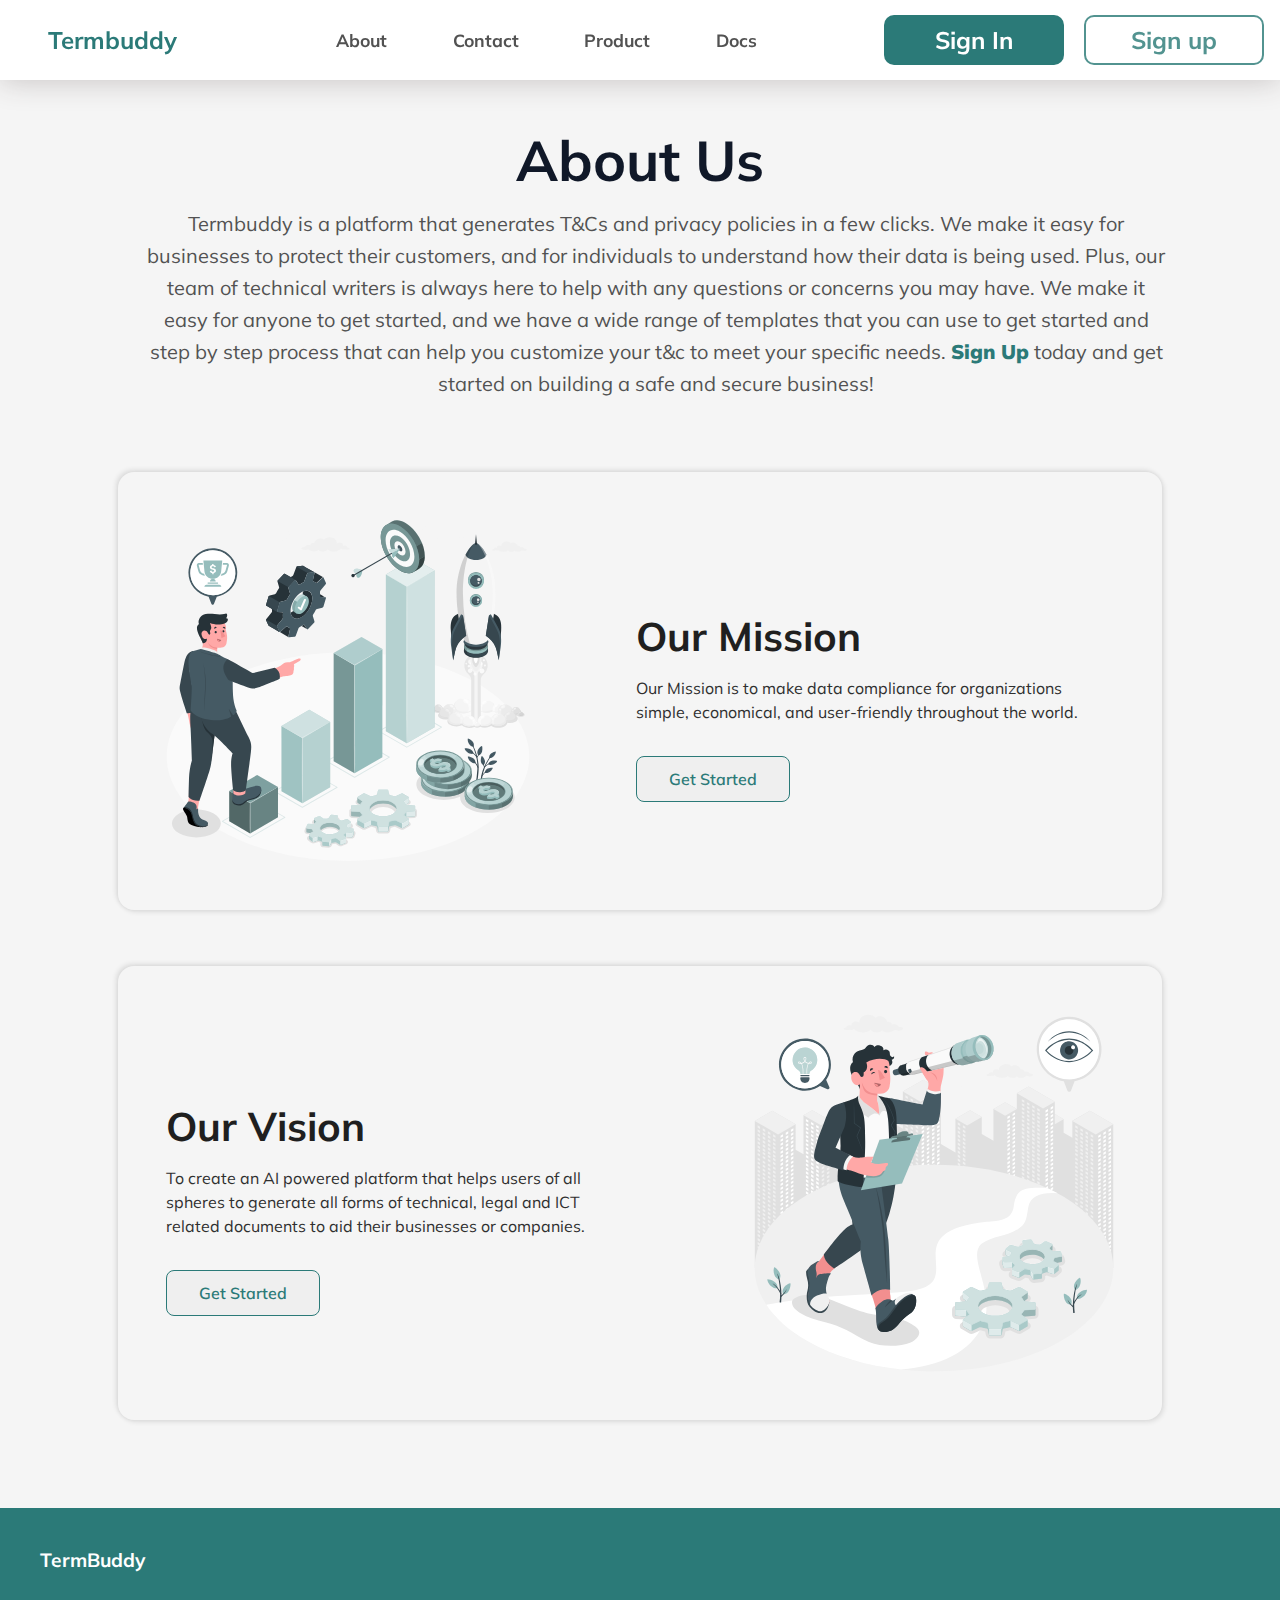
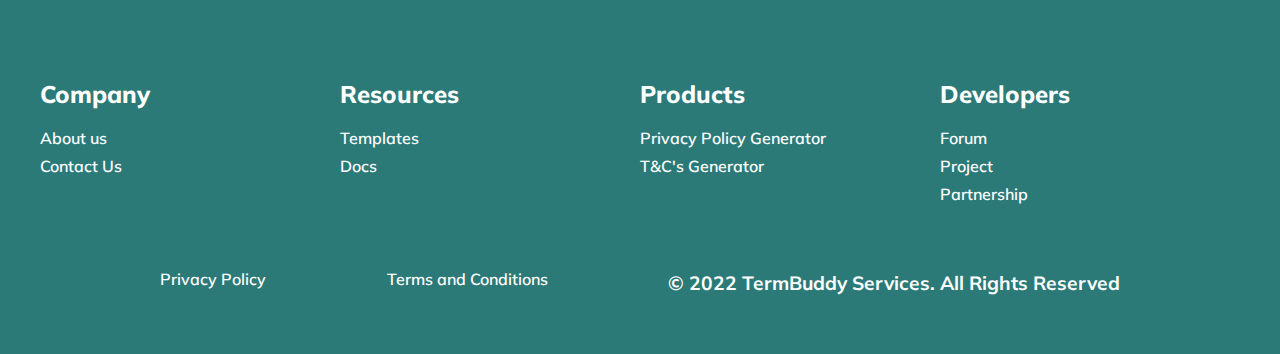
<file: index.html>
<!DOCTYPE html>
<html lang="en">
  <head>
    <meta charset="UTF-8" />
    <meta http-equiv="X-UA-Compatible" content="IE=edge" />
    <meta name="viewport" content="width=device-width, initial-scale=1.0" />
    <title>About Us</title>
    <link rel="preconnect" href="https://fonts.googleapis.com" />
    <link rel="preconnect" href="https://fonts.gstatic.com" crossorigin />
    <link
      href="https://fonts.googleapis.com/css2?family=Mulish:wght@200;300;400;500;600;700;800;900&family=Poppins:wght@400;600&display=swap"
      rel="stylesheet"
    />
    <link
      rel="stylesheet"
      href="https://cdnjs.cloudflare.com/ajax/libs/font-awesome/6.1.2/css/all.min.css"
      integrity="sha512-1sCRPdkRXhBV2PBLUdRb4tMg1w2YPf37qatUFeS7zlBy7jJI8Lf4VHwWfZZfpXtYSLy85pkm9GaYVYMfw5BC1A=="
      crossorigin="anonymous"
      referrerpolicy="no-referrer"
    />

    <link rel="stylesheet" href="./css/about.css" />
    <link rel="stylesheet" href="./css/nav.css" />
  </head>
  <body>
    <nav class="navigation nav">
      <div class="user">
        <div class="img-container">
          <img src="images/web logo.png" alt="logo" />
        </div>
      </div>
      <div class="menu-toggle"></div>

      <ul class="menu">
        <li class="homepage">
          <a href="#" class="header-links">Termbuddy</a>
        </li>
        <div class="nav-list">
          <li>
            <a href="./index.html" class="header-links">
              <span class="header-icon"
                ><i class="fa-solid fa-circle-info"></i
              ></span>
              <span>About</span>
            </a>
          </li>

          <li>
            <a href="./contact.html" class="header-links">
              <span class="header-icon"
                ><i class="fa-solid fa-message"></i
              ></span>
              <span>Contact</span>
            </a>
          </li>

          <li>
            <a href="./product.html" class="header-links">
              <span class="header-icon"
                ><i class="fa-brands fa-product-hunt"></i
              ></span>
              <span>Product</span>
            </a>
          </li>

          <li>
            <a href="./docs page.html" class="header-links">
              <span class="header-icon"><i class="fa-solid fa-file"></i></span>
              <span>Docs</span>
            </a>
          </li>
        </div>

        <div class="button-container">
          <button class="signin-button">
            <a href="./login.html">Sign In</a>
          </button>
          <button class="signup-button">
            <a href="./signup.html">Sign up</a>
          </button>
        </div>
      </ul>
    </nav>

    <div class="about-us">
      <h1>About Us</h1>
      <p>
        Termbuddy is a platform that generates T&Cs and privacy policies in a
        few clicks. We make it easy for businesses to protect their customers,
        and for individuals to understand how their data is being used. Plus,
        our team of technical writers is always here to help with any questions
        or concerns you may have. We make it easy for anyone to get started, and
        we have a wide range of templates that you can use to get started and
        step by step process that can help you customize your t&c to meet your
        specific needs.
        <a href="./signup.html">Sign Up</a> today and get started on building a
        safe and secure business!
      </p>
    </div>
    <div class="mission">
      <div class="mission-img">
        <img
          src="images/about img/amico1.svg"
          alt="an image illustration showing our mission"
        />
      </div>
      <div class="mission-statement">
        <h2>Our Mission</h2>
        <p>
          Our Mission is to make data compliance for organizations simple,
          economical, and user-friendly throughout the world.
        </p>
        <div class="btn">
          <button><a href="./signup.html">Get Started</a></button>
        </div>
      </div>
    </div>

    <div class="mission vission">
      <div class="vission-img mission-img">
        <img
          src="images/about img/amico2.svg"
          alt="an image illustration showing our vission"
        />
      </div>
      <div class="vission-statement mission-statement">
        <h2>Our Vision</h2>
        <p>
          To create an AI powered platform that helps users of all spheres to
          generate all forms of technical, legal and ICT related documents to
          aid their businesses or companies.
        </p>
        <div class="btn">
          <button><a href="./signup.html">Get Started</a></button>
        </div>
      </div>
    </div>

    <footer class="footer">
      <div class="footer-web-name">
        <a href="#">TermBuddy</a>
        <div class="footer-icons">
          <a href=""><i class="fa-brands fa-linkedin"></i></a>
          <a href=""><i class="fa-brands fa-square-facebook"></i></a>
          <a href=""><i class="fa-brands fa-instagram"></i></a>
          <a href=""><i class="fa-brands fa-twitter"></i></a>
        </div>
      </div>
      <div class="footer-container">
        <div class="footer-nav-links">
          <div>
            <p>Company</p>
            <a href="./index.html">About us</a>
            <a href="./contact.html">Contact Us</a>
          </div>

          <div>
            <p>Resources</p>
            <a href="#">Templates</a>
            <a href="./docs page.html">Docs</a>
          </div>
        </div>

        <div class="footer-nav-links">
          <div>
            <p>Products</p>
            <a href="#">Privacy Policy Generator</a>
            <a href="#">T&C's Generator</a>
          </div>

          <div>
            <p>Developers</p>
            <a href="#">Forum</a>
            <a href="#">Project</a>
            <a href="#">Partnership</a>
          </div>
        </div>
      </div>

      <div class="terms-of-use">
        <div>
          <a href="#">Privacy Policy</a>
        </div>

        <div>
          <a href="#">Terms and Conditions</a>
        </div>
        <div class="copyright">
          <p>&copy; 2022 TermBuddy Services. All Rights Reserved</p>
        </div>
      </div>
    </footer>
    <script>
      let navigation = document.querySelector(".navigation");
      let menuToggle = document.querySelector(".menu-toggle");
      menuToggle.onclick = function () {
        navigation.classList.toggle("active");
      };
    </script>
  </body>
</html>
</file>
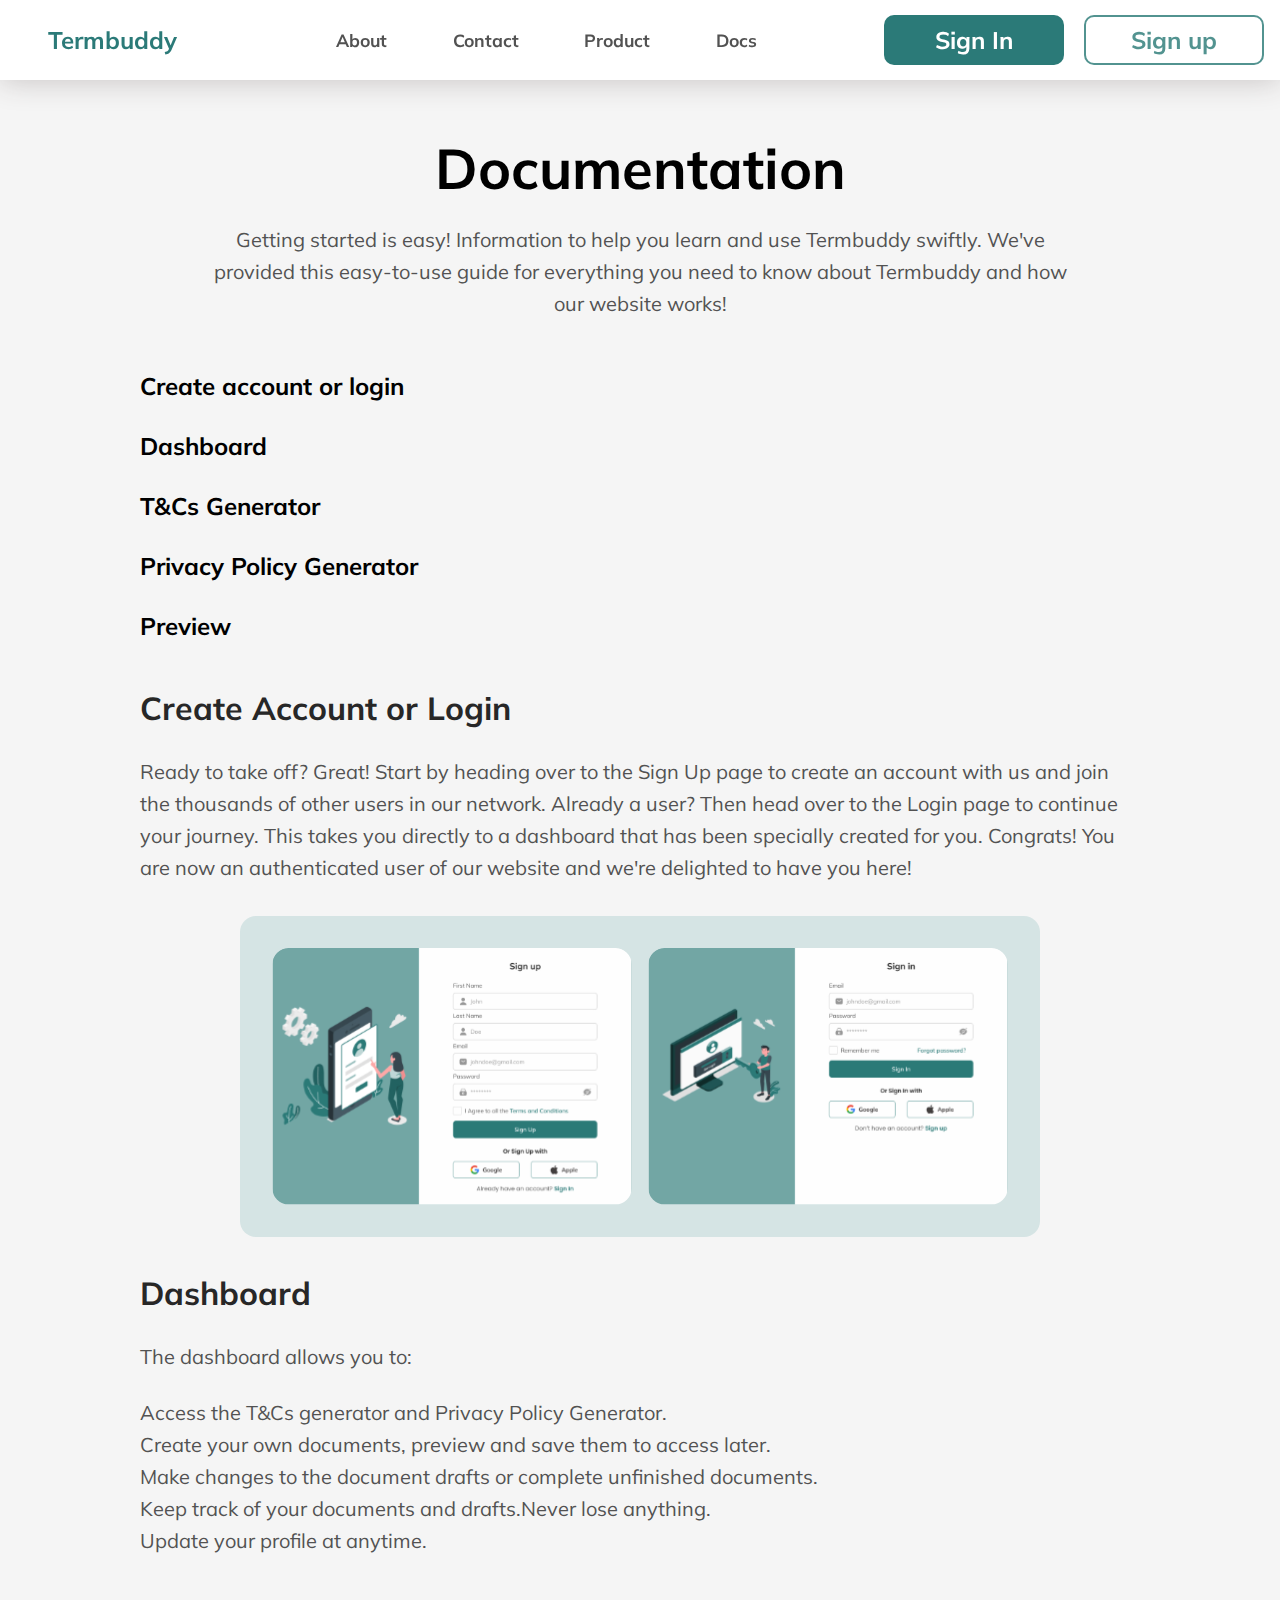
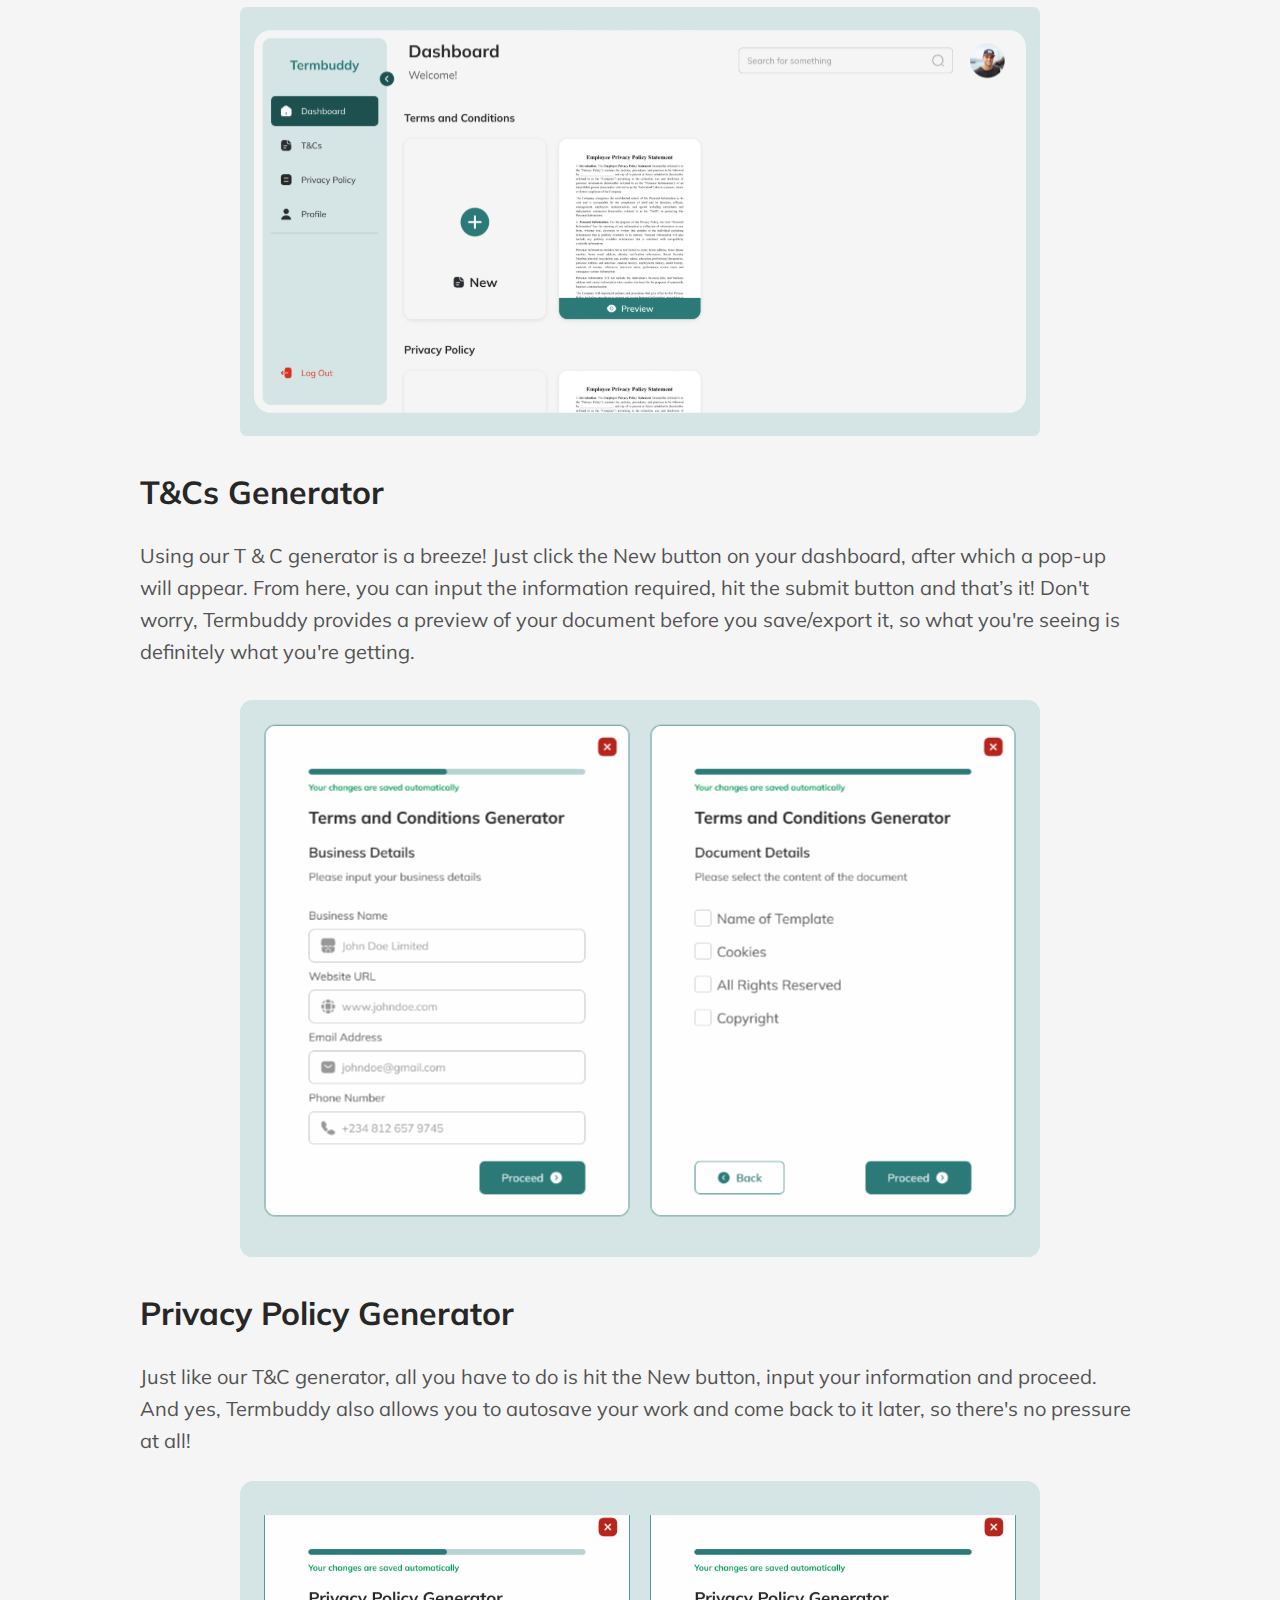
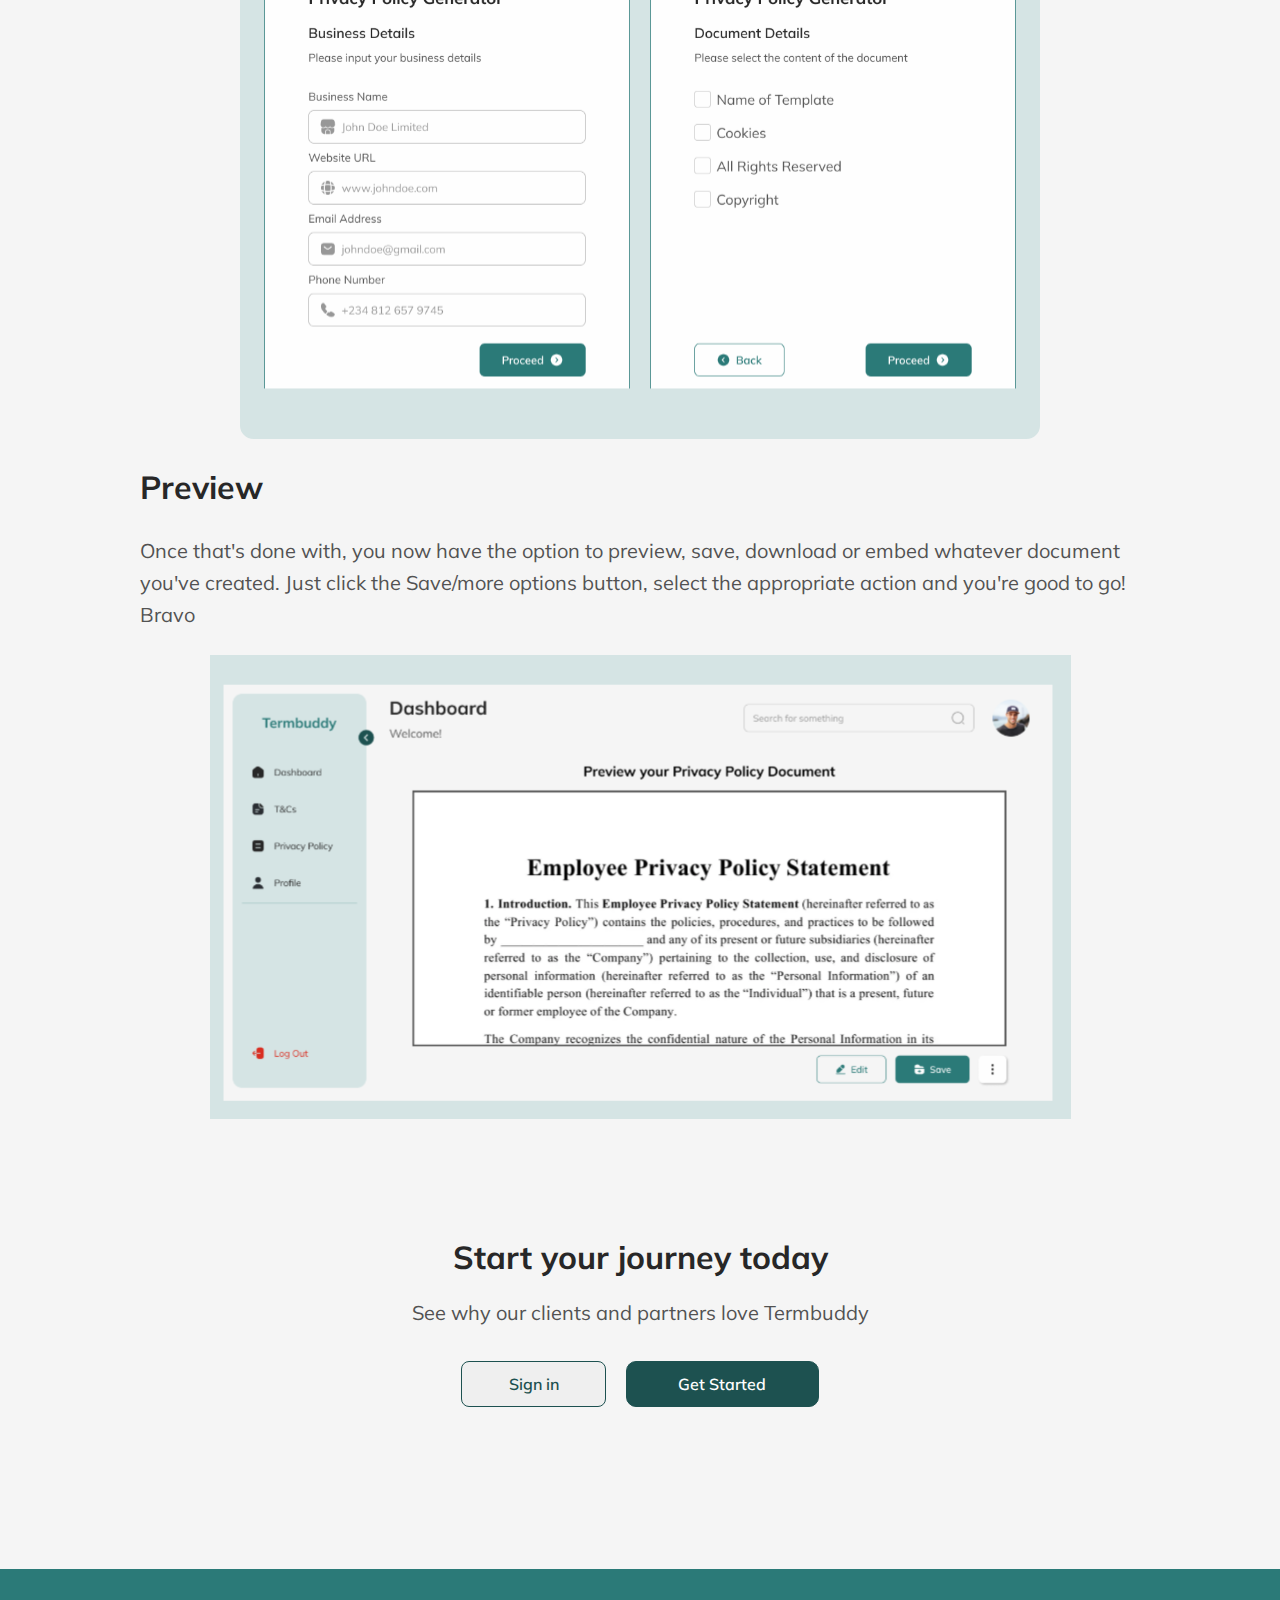
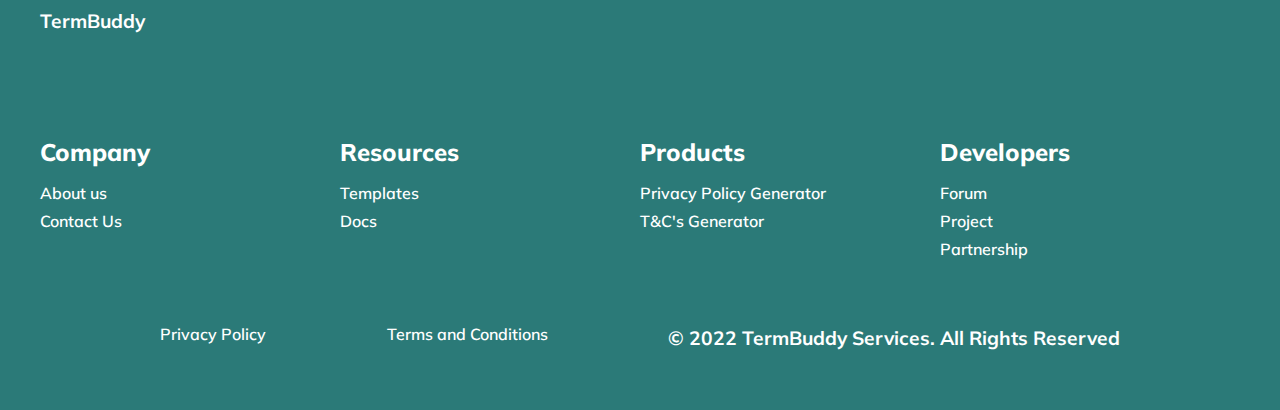
<file: docs page.html>
<!DOCTYPE html>
<html lang="en">
  <head>
    <meta charset="UTF-8" />
    <meta http-equiv="X-UA-Compatible" content="IE=edge" />
    <meta name="viewport" content="width=device-width, initial-scale=1.0" />
    <title>Docs</title>
    <link rel="preconnect" href="https://fonts.googleapis.com" />
    <link rel="preconnect" href="https://fonts.gstatic.com" crossorigin />
    <link
      href="https://fonts.googleapis.com/css2?family=Mulish:wght@200;300;400;500;600;700;800;900&family=Poppins:wght@400;600&display=swap"
      rel="stylesheet"
    />
    <link
      rel="stylesheet"
      href="https://cdnjs.cloudflare.com/ajax/libs/font-awesome/6.1.2/css/all.min.css"
      integrity="sha512-1sCRPdkRXhBV2PBLUdRb4tMg1w2YPf37qatUFeS7zlBy7jJI8Lf4VHwWfZZfpXtYSLy85pkm9GaYVYMfw5BC1A=="
      crossorigin="anonymous"
      referrerpolicy="no-referrer"
    />
    <link rel="stylesheet" href="./css/docs page.css" />
    <link rel="stylesheet" href="./css/nav.css" />
  </head>
  <body>
    <nav class="navigation nav">
      <div class="user">
        <div class="img-container">
          <img src="images/web logo.png" alt="logo" />
        </div>
      </div>
      <div class="menu-toggle"></div>

      <ul class="menu">
        <li class="homepage">
          <a href="#" class="header-links">Termbuddy</a>
        </li>
        <div class="nav-list">
          <li>
            <a href="./index.html" class="header-links">
              <span class="header-icon"
                ><i class="fa-solid fa-circle-info"></i
              ></span>
              <span>About</span>
            </a>
          </li>

          <li>
            <a href="./contact.html" class="header-links">
              <span class="header-icon"
                ><i class="fa-solid fa-message"></i
              ></span>
              <span>Contact</span>
            </a>
          </li>

          <li>
            <a href="./product.html" class="header-links">
              <span class="header-icon"
                ><i class="fa-brands fa-product-hunt"></i
              ></span>
              <span>Product</span>
            </a>
          </li>

          <li>
            <a href="./docs page.html" class="header-links">
              <span class="header-icon"><i class="fa-solid fa-file"></i></span>
              <span>Docs</span>
            </a>
          </li>
        </div>

        <div class="button-container">
          <button class="signin-button">
            <a href="./login.html">Sign In</a>
          </button>
          <button class="signup-button">
            <a href="./signup.html">Sign up</a>
          </button>
        </div>
      </ul>
    </nav>

    <div class="documentation">
      <h1>Documentation</h1>
      <p>
        Getting started is easy! Information to help you learn and use Termbuddy
        swiftly. We've provided this easy-to-use guide for everything you need
        to know about Termbuddy and how our website works!
      </p>
    </div>

    <div class="docs-detail">
      <p>Create account or login</p>
      <p>Dashboard</p>
      <p>T&Cs Generator</p>
      <p>Privacy Policy Generator</p>
      <p>Preview</p>
    </div>

    <div class="signup-login">
      <h2>Create Account or Login</h2>
      <p>
        Ready to take off? Great! Start by heading over to the Sign Up page to
        create an account with us and join the thousands of other users in our
        network. Already a user? Then head over to the Login page to continue
        your journey. This takes you directly to a dashboard that has been
        specially created for you. Congrats! You are now an authenticated user
        of our website and we're delighted to have you here!
      </p>
    </div>

    <div class="cta-img">
      <div class="form-illustration">
        <img
          src="images/docs img/form plus illustration 1.svg"
          alt="signup form with illustrations"
        />
      </div>
      <div class="form-illustration">
        <img
          src="images/docs img/form plus illustration (1) 1.svg"
          alt="signin form with illustrations"
        />
      </div>
    </div>

    <div class="dashboard">
      <div class="dashboard-texts">
        <h2>Dashboard</h2>
        <p>The dashboard allows you to:</p>
        <ul>
          <li>Access the T&Cs generator and Privacy Policy Generator.</li>
          <li>
            Create your own documents, preview and save them to access later.
          </li>
          <li>
            Make changes to the document drafts or complete unfinished
            documents.
          </li>
          <li>Keep track of your documents and drafts.Never lose anything.</li>
          <li>Update your profile at anytime.</li>
        </ul>
      </div>
      <div class="dashboard-img">
        <img
          src="images/docs img/Dashboard Home Expanded.svg"
          alt="pictorial representation of the dashboard"
        />
      </div>
    </div>

    <div class="tc-generator">
      <div class="tc-generator-text">
        <h2>T&Cs Generator</h2>
        <p>
          Using our T & C generator is a breeze! Just click the New button on
          your dashboard, after which a pop-up will appear. From here, you can
          input the information required, hit the submit button and that’s it!
          Don't worry, Termbuddy provides a preview of your document before you
          save/export it, so what you're seeing is definitely what you're
          getting.
        </p>
      </div>
      <div class="tc-generator-img">
        <img
          src="images/docs img/Form Card-1.svg"
          alt="form showing how to generate T&Cs"
        />
        <img
          src="images/docs img/Form Card-3.svg"
          alt="form showing how to generate T&Cs"
        />
      </div>
    </div>

    <div class="privacy-policy">
      <div class="privacy-policy-text">
        <h2>Privacy Policy Generator</h2>
        <p>
          Just like our T&C generator, all you have to do is hit the New button,
          input your information and proceed. And yes, Termbuddy also allows you
          to autosave your work and come back to it later, so there's no
          pressure at all!
        </p>
      </div>
      <div class="privacy-policy-img">
        <img
          src="images/docs img/Form Card.svg"
          alt="form showing how to generate Privacy policy"
        />
        <img
          src="images/docs img/Form Card-2.svg"
          alt="form showing how to generate Privacy policy"
        />
      </div>
    </div>

    <div class="preview">
      <div class="preview-text">
        <h2>Preview</h2>
        <p>
          Once that's done with, you now have the option to preview, save,
          download or embed whatever document you've created. Just click the
          Save/more options button, select the appropriate action and you're
          good to go! Bravo
        </p>
      </div>
      <div class="preview-img">
        <img
          src="images/docs img/Dashboard Preview Expanded 1.svg"
          alt="A pictorial view of the dashboard"
        />
      </div>
    </div>

    <div class="cta">
      <h2>Start your journey today</h2>
      <p>See why our clients and partners love Termbuddy</p>
      <div class="cta-btn">
        <button class="btn1"><a href="./login.html">Sign in</a></button>
        <button class="btn2"><a href="./signup.html">Get Started</a></button>
      </div>
    </div>

    <footer class="footer">
      <div class="footer-web-name">
        <a href="#">TermBuddy</a>
        <div class="footer-icons">
          <a href=""><i class="fa-brands fa-linkedin"></i></a>
          <a href=""><i class="fa-brands fa-square-facebook"></i></a>
          <a href=""><i class="fa-brands fa-instagram"></i></a>
          <a href=""><i class="fa-brands fa-twitter"></i></a>
        </div>
      </div>
      <div class="footer-container">
        <div class="footer-nav-links">
          <div>
            <p>Company</p>
            <a href="./index.html">About us</a>
            <a href="./contact.html">Contact Us</a>
          </div>

          <div>
            <p>Resources</p>
            <a href="#">Templates</a>
            <a href="./docs page.html">Docs</a>
          </div>
        </div>

        <div class="footer-nav-links">
          <div>
            <p>Products</p>
            <a href="#">Privacy Policy Generator</a>
            <a href="#">T&C's Generator</a>
          </div>

          <div>
            <p>Developers</p>
            <a href="#">Forum</a>
            <a href="#">Project</a>
            <a href="#">Partnership</a>
          </div>
        </div>
      </div>

      <div class="terms-of-use">
        <div>
          <a href="#">Privacy Policy</a>
        </div>

        <div>
          <a href="#">Terms and Conditions</a>
        </div>
        <div class="copyright">
          <p>&copy; 2022 TermBuddy Services. All Rights Reserved</p>
        </div>
      </div>
    </footer>
    <script>
      let navigation = document.querySelector(".navigation");
      let menuToggle = document.querySelector(".menu-toggle");
      menuToggle.onclick = function () {
        navigation.classList.toggle("active");
      };
    </script>
  </body>
</html>
</file>
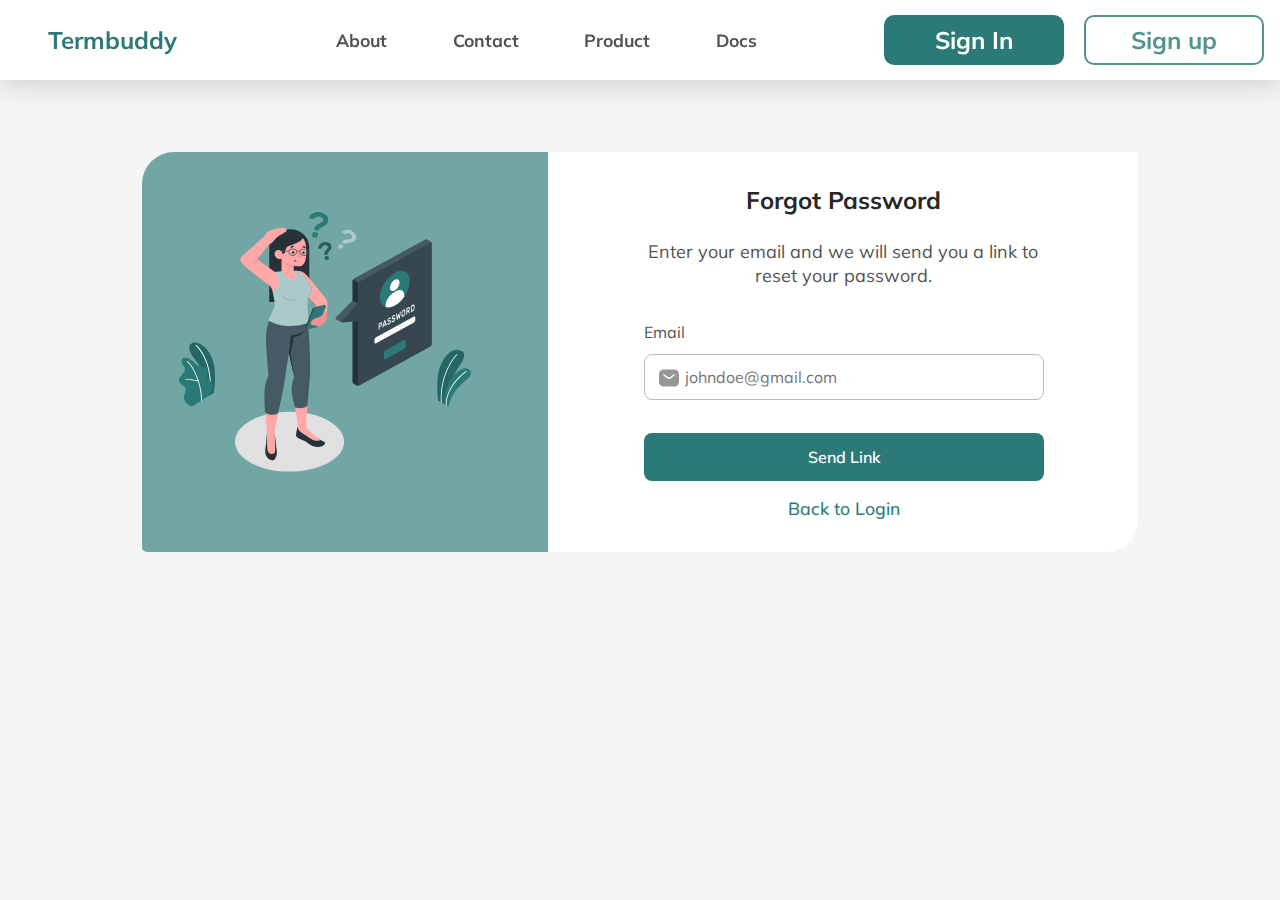
<file: forgot-password.html>
<!DOCTYPE html>
<html lang="en">
  <head>
    <meta charset="UTF-8" />
    <meta http-equiv="X-UA-Compatible" content="IE=edge" />
    <meta name="viewport" content="width=device-width, initial-scale=1.0" />
    <title>Signin</title>
    <link rel="preconnect" href="https://fonts.googleapis.com" />
    <link rel="preconnect" href="https://fonts.gstatic.com" crossorigin />
    <link
      href="https://fonts.googleapis.com/css2?family=Mulish:wght@200;300;400;500;600;700;800;900&family=Poppins:wght@400;600&display=swap"
      rel="stylesheet"
    />
    <link
      rel="stylesheet"
      href="https://cdnjs.cloudflare.com/ajax/libs/font-awesome/6.1.2/css/all.min.css"
      integrity="sha512-1sCRPdkRXhBV2PBLUdRb4tMg1w2YPf37qatUFeS7zlBy7jJI8Lf4VHwWfZZfpXtYSLy85pkm9GaYVYMfw5BC1A=="
      crossorigin="anonymous"
      referrerpolicy="no-referrer"
    />
    <link rel="stylesheet" href="./css/forgot-password.css" />
    <link rel="stylesheet" href="./css/nav.css" />
  </head>
  <body>
    <header>
      <nav class="navigation nav">
        <div class="user">
          <div class="img-container">
            <img src="images/web logo.png" alt="logo" />
          </div>
        </div>
        <div class="menu-toggle"></div>

        <ul class="menu">
          <li class="homepage">
            <a href="#" class="header-links">Termbuddy</a>
          </li>
          <div class="nav-list">
            <li>
              <a href="./index.html" class="header-links">
                <span class="header-icon"
                  ><i class="fa-solid fa-circle-info"></i
                ></span>
                <span>About</span>
              </a>
            </li>

            <li>
              <a href="./contact.html" class="header-links">
                <span class="header-icon"
                  ><i class="fa-solid fa-message"></i
                ></span>
                <span>Contact</span>
              </a>
            </li>

            <li>
              <a href="./product.html" class="header-links">
                <span class="header-icon"
                  ><i class="fa-brands fa-product-hunt"></i
                ></span>
                <span>Product</span>
              </a>
            </li>

            <li>
              <a href="./docs page.html" class="header-links">
                <span class="header-icon"
                  ><i class="fa-solid fa-file"></i
                ></span>
                <span>Docs</span>
              </a>
            </li>
          </div>

          <div class="button-container">
            <button class="signin-button">
              <a href="./login.html">Sign In</a>
            </button>
            <button class="signup-button">
              <a href="./signup.html">Sign up</a>
            </button>
          </div>
        </ul>
      </nav>
    </header>

    <main>
      <div class="main">
        <div class="img-illustration">
          <img
            src="images/forgot-password img/forgot-password-illustration.svg"
            alt="image illustration of logging in"
            class="img"
          />
        </div>

        <div class="content">
          <div class="content-text">
            <h2>Forgot Password</h2>
            <p>
              Enter your email and we will send you a link to reset your
              password.
            </p>
          </div>

          <form action="" class="form">
            <div class="form-div">
              <label for="email">Email</label>
              <div class="icon">
                <img
                  class="form-icons"
                  src="images/forgot-password img/email.svg"
                  alt="email icon"
                />
                <input
                  type="email"
                  name=""
                  id="email"
                  class="form-input email"
                  placeholder="johndoe@gmail.com"
                />
              </div>
            </div>

            <div>
              <button class="forgot-psw-btn">Send Link</button>
            </div>
            <p class="login-text">
              <a href="./login.html">Back to Login</a>
            </p>
          </form>
        </div>
      </div>
    </main>

    <script>
      let navigation = document.querySelector(".navigation");
      let menuToggle = document.querySelector(".menu-toggle");
      menuToggle.onclick = function () {
        navigation.classList.toggle("active");
      };
    </script>
  </body>
</html>
</file>
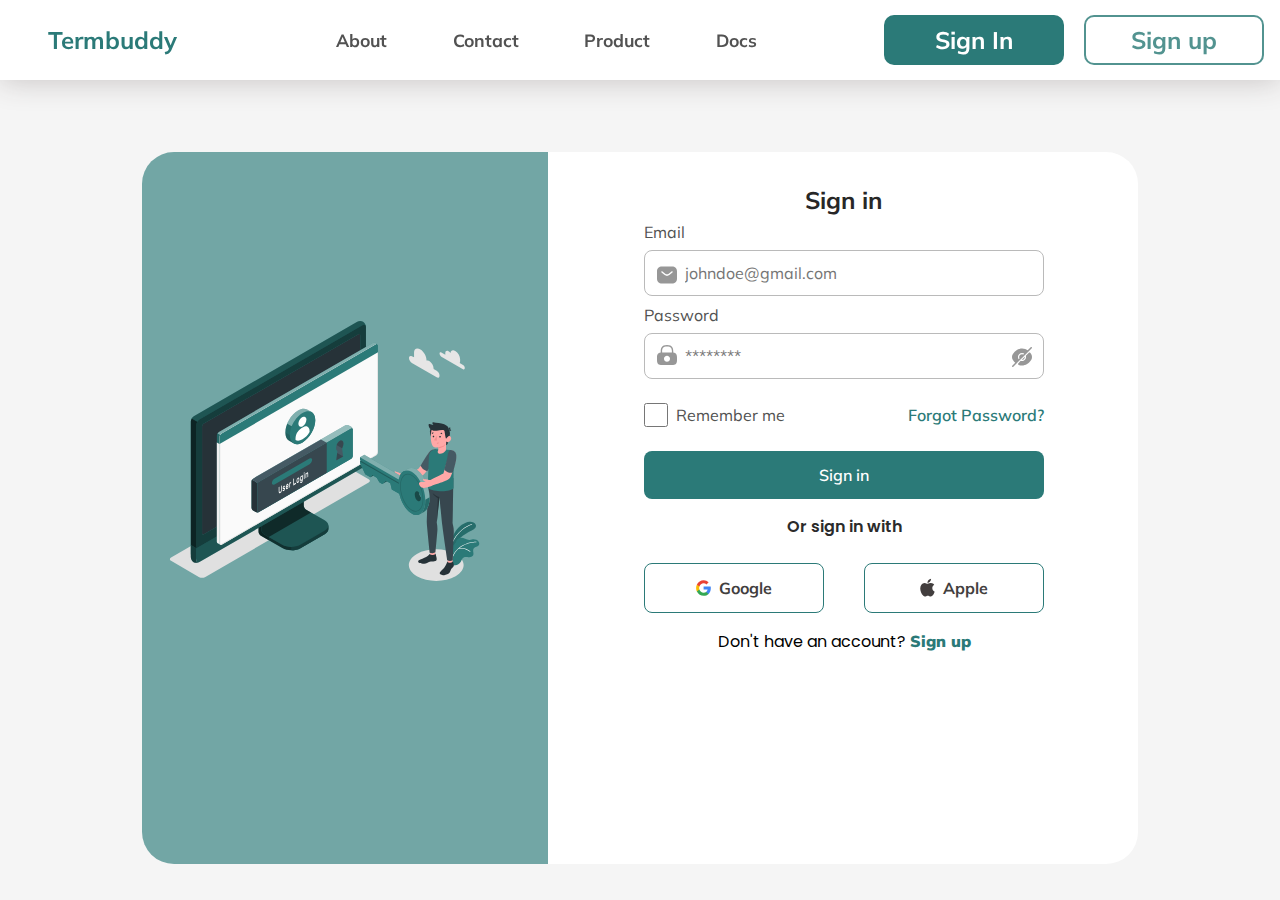
<file: login.html>
<!DOCTYPE html>
<html lang="en">
  <head>
    <meta charset="UTF-8" />
    <meta http-equiv="X-UA-Compatible" content="IE=edge" />
    <meta name="viewport" content="width=device-width, initial-scale=1.0" />
    <title>Signin</title>
    <link rel="preconnect" href="https://fonts.googleapis.com" />
    <link rel="preconnect" href="https://fonts.gstatic.com" crossorigin />
    <link
      href="https://fonts.googleapis.com/css2?family=Mulish:wght@200;300;400;500;600;700;800;900&family=Poppins:wght@400;600&display=swap"
      rel="stylesheet"
    />
    <link
      rel="stylesheet"
      href="https://cdnjs.cloudflare.com/ajax/libs/font-awesome/6.1.2/css/all.min.css"
      integrity="sha512-1sCRPdkRXhBV2PBLUdRb4tMg1w2YPf37qatUFeS7zlBy7jJI8Lf4VHwWfZZfpXtYSLy85pkm9GaYVYMfw5BC1A=="
      crossorigin="anonymous"
      referrerpolicy="no-referrer"
    />
    <link rel="stylesheet" href="./css/login.css" />
    <link rel="stylesheet" href="./css/nav.css" />
  </head>
  <body>
    <header>
      <nav class="navigation nav">
        <div class="user">
          <div class="img-container">
            <img src="images/web logo.png" alt="logo" />
          </div>
        </div>
        <div class="menu-toggle"></div>

        <ul class="menu">
          <li class="homepage">
            <a href="#" class="header-links">Termbuddy</a>
          </li>
          <div class="nav-list">
            <li>
              <a href="./index.html" class="header-links">
                <span class="header-icon"
                  ><i class="fa-solid fa-circle-info"></i
                ></span>
                <span>About</span>
              </a>
            </li>

            <li>
              <a href="./contact.html" class="header-links">
                <span class="header-icon"
                  ><i class="fa-solid fa-message"></i
                ></span>
                <span>Contact</span>
              </a>
            </li>

            <li>
              <a href="./product.html" class="header-links">
                <span class="header-icon"
                  ><i class="fa-brands fa-product-hunt"></i
                ></span>
                <span>Product</span>
              </a>
            </li>

            <li>
              <a href="./docs page.html" class="header-links">
                <span class="header-icon"
                  ><i class="fa-solid fa-file"></i
                ></span>
                <span>Docs</span>
              </a>
            </li>
          </div>

          <div class="button-container">
            <button class="signin-button">
              <a href="./login.html">Sign In</a>
            </button>
            <button class="signup-button">
              <a href="./signup.html">Sign up</a>
            </button>
          </div>
        </ul>
      </nav>
    </header>

    <main>
      <div class="main">
        <div class="img-illustration">
          <img
            src="images/login img/amico.svg"
            alt="image illustration of logging in"
            class="img"
          />
        </div>

        <div class="signin">
          <h2>Sign in</h2>
          <form action="" class="form">
            <div class="form-div">
              <label for="email">Email</label>
              <div class="icon">
                <img
                  class="form-icons"
                  src="images/login img/Vector1.svg"
                  alt="email icon"
                />
                <input
                  type="email"
                  name=""
                  id="email"
                  class="form-input email"
                  placeholder="johndoe@gmail.com"
                />
              </div>
            </div>
            <div class="form-div">
              <label for="password">Password</label>
              <div class="icon2">
                <img
                  src="images/login img/Vector.svg"
                  alt="a lock  icon for the password"
                  class="img1 form-icons"
                />
                <img
                  src="images/login img/eye-slash.svg"
                  alt="password toggle"
                  class="img2 form-icons"
                />
              </div>
              <input
                type="password"
                name=""
                id="password"
                class="form-input password"
                placeholder="********"
              />
            </div>
            <div class="psw">
              <div class="psw-remember">
                <input
                  class="checkbox remember-me"
                  type="checkbox"
                  name=""
                  id="remember-me"
                />
                <label for="remember-me">Remember me</label>
              </div>
              <div class="psw-forgot">
                <p><a href="./forgot-password.html"> Forgot Password?</a></p>
              </div>
            </div>
            <div>
              <button class="signin-btn">Sign in</button>
            </div>
            <div class="signin-option">
              <h2>Or sign in with</h2>
              <div class="signin-options">
                <div class="btn-icon">
                  <img src="images/login img/Group.svg" alt="google icon" />
                  <p>Google</p>
                </div>
                <div class="btn-icon">
                  <img
                    src="images/login img/Apple (icon — Colour).svg"
                    alt="apple icon"
                  />
                  <p>Apple</p>
                </div>
              </div>
              <p class="signup-text">
                Don't have an account?
                <a href="./signup.html" class="cta"><b>Sign up</b></a>
              </p>
            </div>
          </form>
        </div>
      </div>
    </main>

    <script>
      let navigation = document.querySelector(".navigation");
      let menuToggle = document.querySelector(".menu-toggle");
      menuToggle.onclick = function () {
        navigation.classList.toggle("active");
      };
    </script>
  </body>
</html>
</file>
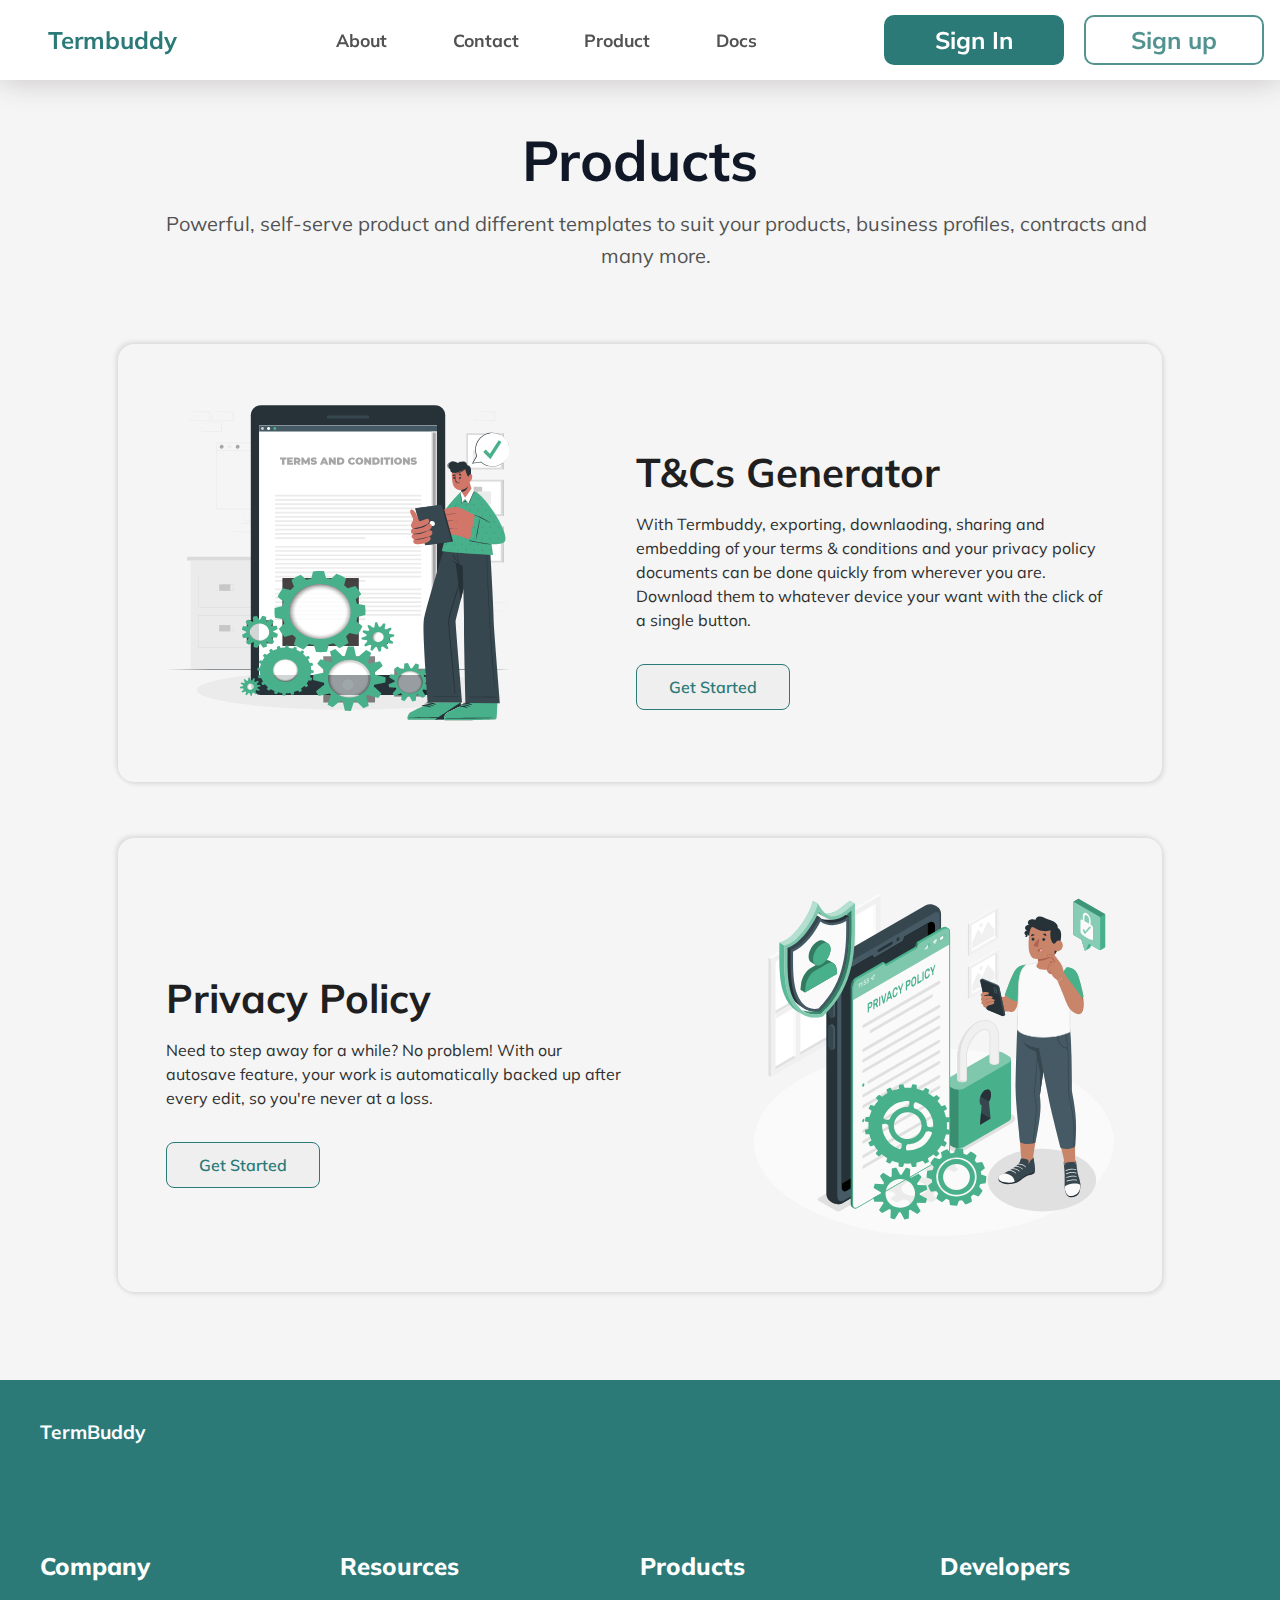
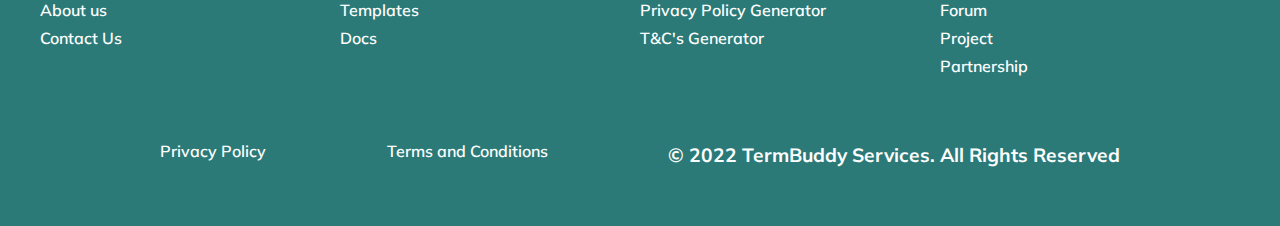
<file: product.html>
<!DOCTYPE html>
<html lang="en">
  <head>
    <meta charset="UTF-8" />
    <meta http-equiv="X-UA-Compatible" content="IE=edge" />
    <meta name="viewport" content="width=device-width, initial-scale=1.0" />
    <title>Product</title>
    <link rel="preconnect" href="https://fonts.googleapis.com" />
    <link rel="preconnect" href="https://fonts.gstatic.com" crossorigin />
    <link
      href="https://fonts.googleapis.com/css2?family=Mulish:wght@200;300;400;500;600;700;800;900&family=Poppins:wght@400;600&display=swap"
      rel="stylesheet"
    />
    <link
      rel="stylesheet"
      href="https://cdnjs.cloudflare.com/ajax/libs/font-awesome/6.1.2/css/all.min.css"
      integrity="sha512-1sCRPdkRXhBV2PBLUdRb4tMg1w2YPf37qatUFeS7zlBy7jJI8Lf4VHwWfZZfpXtYSLy85pkm9GaYVYMfw5BC1A=="
      crossorigin="anonymous"
      referrerpolicy="no-referrer"
    />
    <link rel="stylesheet" href="./css/product.css" />
    <link rel="stylesheet" href="./css/nav.css" />
  </head>
  <body>
    <nav class="navigation nav">
      <div class="user">
        <div class="img-container">
          <img src="images/web logo.png" alt="logo" />
        </div>
      </div>
      <div class="menu-toggle"></div>

      <ul class="menu">
        <li class="homepage">
          <a href="#" class="header-links">Termbuddy</a>
        </li>
        <div class="nav-list">
          <li>
            <a href="./index.html" class="header-links">
              <span class="header-icon"
                ><i class="fa-solid fa-circle-info"></i
              ></span>
              <span>About</span>
            </a>
          </li>

          <li>
            <a href="./contact.html" class="header-links">
              <span class="header-icon"
                ><i class="fa-solid fa-message"></i
              ></span>
              <span>Contact</span>
            </a>
          </li>

          <li>
            <a href="./product.html" class="header-links">
              <span class="header-icon"
                ><i class="fa-brands fa-product-hunt"></i
              ></span>
              <span>Product</span>
            </a>
          </li>

          <li>
            <a href="./docs page.html" class="header-links">
              <span class="header-icon"><i class="fa-solid fa-file"></i></span>
              <span>Docs</span>
            </a>
          </li>
        </div>

        <div class="button-container">
          <button class="signin-button">
            <a href="./login.html">Sign In</a>
          </button>
          <button class="signup-button">
            <a href="./signup.html">Sign up</a>
          </button>
        </div>
      </ul>
    </nav>

    <div class="product">
      <h1>Products</h1>
      <p>
        Powerful, self-serve product and different templates to suit your
        products, business profiles, contracts and many more.
      </p>
    </div>
    <div class="t-c-generator">
      <div class="t-c-generator-img">
        <img
          src="images/product img/Layer 2.svg"
          alt="an image illustration showing our mission"
        />
      </div>

      <div class="t-c-generator-text">
        <h2>T&Cs Generator</h2>
        <p>
          With Termbuddy, exporting, downlaoding, sharing and embedding of your
          terms & conditions and your privacy policy documents can be done
          quickly from wherever you are. Download them to whatever device your
          want with the click of a single button.
        </p>
        <div class="btn">
          <button><a href="signup.html">Get Started</a></button>
        </div>
      </div>
    </div>

    <div class="t-c-generator privacy-policy">
      <div class="privacy-policy-img t-c-generator-img">
        <img
          src="images/product img/Layer 3.svg"
          alt="an image illustration showing our vission"
        />
      </div>
      <div class="t-c-generator-text privacy-policy-text">
        <h2>Privacy Policy</h2>
        <p>
          Need to step away for a while? No problem! With our autosave feature,
          your work is automatically backed up after every edit, so you're never
          at a loss.
        </p>
        <div class="btn">
          <button><a href="./signup.html">Get Started</a></button>
        </div>
      </div>
    </div>

    <footer class="footer">
      <div class="footer-web-name">
        <a href="#">TermBuddy</a>
        <div class="footer-icons">
          <a href=""><i class="fa-brands fa-linkedin"></i></a>
          <a href=""><i class="fa-brands fa-square-facebook"></i></a>
          <a href=""><i class="fa-brands fa-instagram"></i></a>
          <a href=""><i class="fa-brands fa-twitter"></i></a>
        </div>
      </div>
      <div class="footer-container">
        <div class="footer-nav-links">
          <div>
            <p>Company</p>
            <a href="./index.html">About us</a>
            <a href="./contact.html">Contact Us</a>
          </div>

          <div>
            <p>Resources</p>
            <a href="#">Templates</a>
            <a href="./docs page.html">Docs</a>
          </div>
        </div>

        <div class="footer-nav-links">
          <div>
            <p>Products</p>
            <a href="#">Privacy Policy Generator</a>
            <a href="#">T&C's Generator</a>
          </div>

          <div>
            <p>Developers</p>
            <a href="#">Forum</a>
            <a href="#">Project</a>
            <a href="#">Partnership</a>
          </div>
        </div>
      </div>

      <div class="terms-of-use">
        <div>
          <a href="#">Privacy Policy</a>
        </div>

        <div>
          <a href="#">Terms and Conditions</a>
        </div>
        <div class="copyright">
          <p>&copy; 2022 TermBuddy Services. All Rights Reserved</p>
        </div>
      </div>
    </footer>
    <script>
      let navigation = document.querySelector(".navigation");
      let menuToggle = document.querySelector(".menu-toggle");
      menuToggle.onclick = function () {
        navigation.classList.toggle("active");
      };
    </script>
  </body>
</html>
</file>
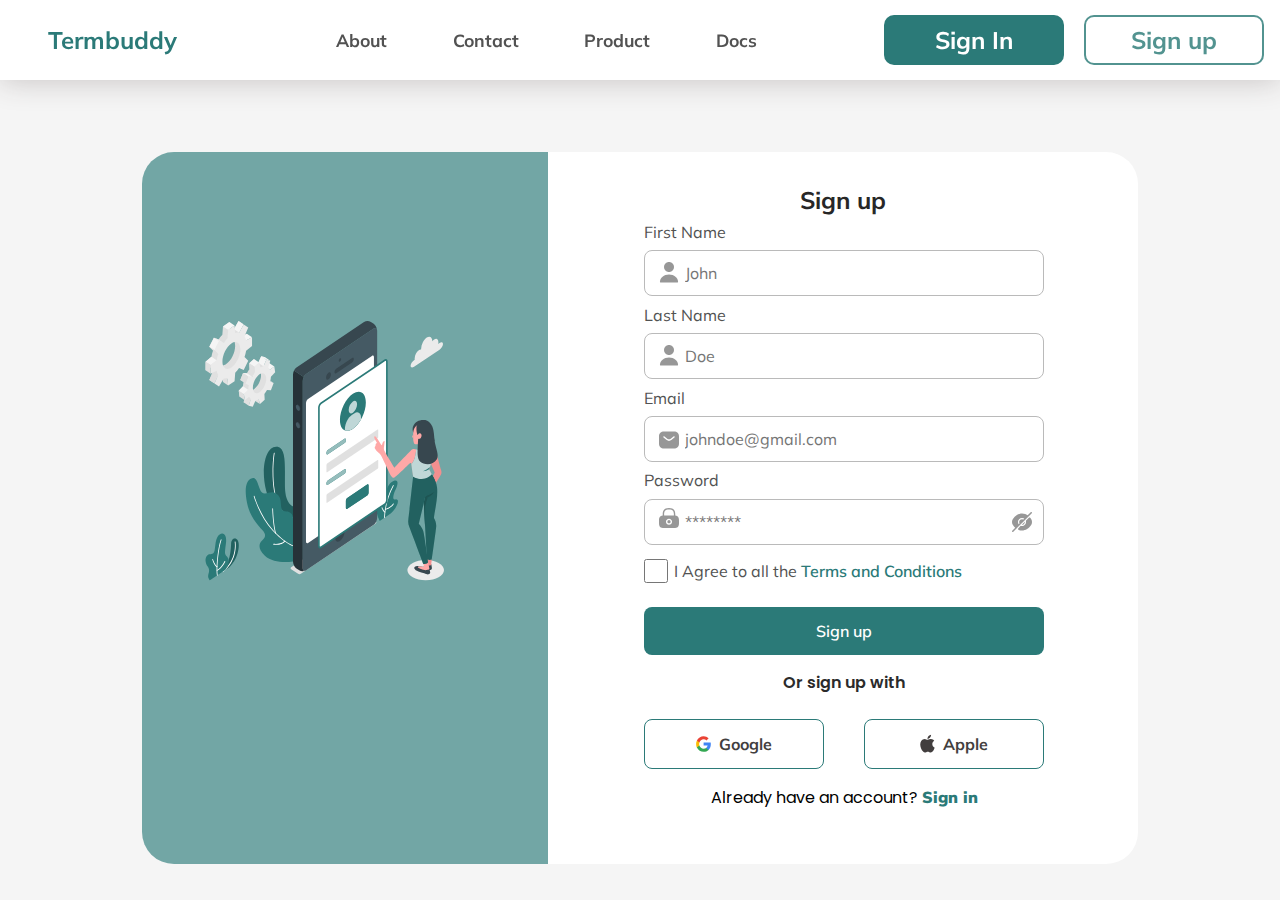
<file: signup.html>
<!DOCTYPE html>
<html lang="en">
  <head>
    <meta charset="UTF-8" />
    <meta http-equiv="X-UA-Compatible" content="IE=edge" />
    <meta name="viewport" content="width=device-width, initial-scale=1.0" />
    <title>Signup</title>
    <link rel="preconnect" href="https://fonts.googleapis.com">
<link rel="preconnect" href="https://fonts.gstatic.com" crossorigin>
<link href="https://fonts.googleapis.com/css2?family=Mulish:wght@200;300;400;500;600;700;800;900&family=Poppins:wght@400;600&display=swap" rel="stylesheet">
<link rel="stylesheet" href="https://cdnjs.cloudflare.com/ajax/libs/font-awesome/6.1.2/css/all.min.css" integrity="sha512-1sCRPdkRXhBV2PBLUdRb4tMg1w2YPf37qatUFeS7zlBy7jJI8Lf4VHwWfZZfpXtYSLy85pkm9GaYVYMfw5BC1A==" crossorigin="anonymous" referrerpolicy="no-referrer" />  
<link rel="stylesheet" href="./css/signup.css" />
    <link rel="stylesheet" href="./css/nav.css">
  </head>
  <body>
    <header>
      <nav class="navigation nav">
        <div class="user">
            <div class="img-container">
                <img src="images/web logo.png" alt="logo">
            </div>
        </div>
        <div class="menu-toggle"></div>
        
        <ul class="menu">
          <li class="homepage">
            <a href="#" class="header-links">Termbuddy</a>
          </li>
          <div class="nav-list">
            <li>
              <a href="./index.html" class="header-links">
                <span class="header-icon"><i class="fa-solid fa-circle-info"></i></span>
                <span>About</span>
              </a>
            </li>
    
            <li>
              <a href="./contact.html" class="header-links">
                <span class="header-icon"><i class="fa-solid fa-message"></i></span>
                <span>Contact</span>
              </a>
            </li>
    
            <li>
              <a href="./product.html" class="header-links">
                <span class="header-icon"><i class="fa-brands fa-product-hunt"></i></span>
                <span>Product</span>
              </a>
            </li>
    
            <li>
              <a href="./docs page.html" class="header-links">
                <span class="header-icon"><i class="fa-solid fa-file"></i></span>
                <span>Docs</span>
              </a>
            </li>
          </div>
          
  
          <div class="button-container">
            <button class="signin-button"><a href="./login.html">Sign In</a></button>
            <button class="signup-button"><a href="./signup.html">Sign up</a></button>
          </div>
          </ul>
    </nav>
    </header>
    
    <main>
      <div class="main">
        <div class="img-illustration">
          <img
            src="images/signup img/signUp-amico.svg"
            alt="image illustration of signup page"
            class="img"
          />
        </div>

        <div class="signup">
           <h2>Sign up</h2>
          <form action="" class="form">
            <div class="form-div">
                <label for="first-name">First Name</label>
                <div class="icon">
                  <img
                    class="form-icons user1"
                    src="images/signup img/user.svg"
                    alt="user icon"
                  />
                  <input
                    type="text"
                    name="first-name"
                    id="first-name"
                    class="form-input"
                    placeholder="John"
                  />

                  <label for="last-name">Last Name</label>
                <div class="icon">
                  <img
                    class="form-icons user2"
                    src="images/signup img/user (1).svg"
                    alt="user icon"
                  />
                  <input
                    type="text"
                    name="last-name"
                    id="last-name"
                    class="form-input"
                    placeholder="Doe"
                  />
              <label for="email">Email</label>
              <div class="icon">
                <img
                  class="form-icons email"
                  src="images/signup img/sms.svg"
                  alt="email icon"
                />
                <input
                  type="email"
                  name=""
                  id="email"
                  class="form-input"
                  placeholder="johndoe@gmail.com"
                />
              </div>
            </div>
            <div class="form-div">
              <label for="password">Password</label>
              <div class="icon2">
                <img
                  src="images/signup img/lock.svg"
                  alt="a lock  icon for the password"
                  class="img1 form-icons"
                />
                <img
                  src="images/signup img/eye-slash.svg"
                  alt="password toggle"
                  class="img2 form-icons"
                />
              </div>
              <input
                type="password"
                name=""
                id="password"
                class="form-input password"
                placeholder="********"
              />
            </div>

            <div class="terms">
              <div class="checkbox">
                <input
                  class="checkbox toggle"
                  type="checkbox"
                  name=""
                  id="checkbox"
                />
              </div>
              <label for="checkbox">I Agree to all the <a href=""> Terms and Conditions</a></label>
            </div>


            <div>
              <button class="signup-btn">Sign up</button>
            </div>
            <div class="signup-option">
              <h2>Or sign up with</h2>
              <div class="signup-options">
                <div class="btn-icon">
                  <img src="images/signup img/Group.svg" alt="google icon" />
                  <p>Google</p>
                </div>
                <div class="btn-icon">
                  <img src="images/signup img/Apple (icon — Colour).svg" alt="apple icon" />
                  <p>Apple</p>
                </div>
              </div>
              <p class="signup-text">
                Already have an account? <a href="./login.html" class="cta"><b>Sign in</b></a>
              </p>
            </div>
          </form>
        </div>
      </div>
    </main>

    <script>
      let navigation = document.querySelector(".navigation");
      let menuToggle = document.querySelector(".menu-toggle");
      menuToggle.onclick = function(){
          navigation.classList.toggle("active")
      }
  </script>
  </body>
</html>
</file>
<file: css/about.css>
* {
  box-sizing: border-box;
  padding: 0;
  margin: 0;
  text-decoration: none;
  font-family: "Mulish", sans-serif;
}

body {
  background-color: #f5f5f5;
  padding: 0 0.5rem;
  padding-top: 6rem;
}

.about-us {
  text-align: center;
  width: 343px;
  border-radius: 16px;
  padding: 2rem 1rem 1rem 1rem;
  margin: auto;
}

.about-us h1 {
  font-weight: 700;
  font-size: 1.5rem;
  line-height: 36px;
  color: #101828;
  padding: 0.5rem 0;
}

.about-us p {
  width: 312px;
  font-weight: 400;
  font-size: .875rem;
  line-height: 24px;
  color: #525252;
}

.about-us a {
  font-weight: 900;
  color: #2b7a78;
}

.mission {
  width: 343px;
  margin: auto;
  padding: 1rem 1.5rem;
  border-radius: 16px;
  background-color: #f5f5f5;
  box-shadow: 2px 2px 5px rgba(0, 0, 0, 0.1), -2px -2px 5px rgba(0, 0, 0, 0.1);
}

.mission-img {
  width: 250px;
  height: 235.49px;
  margin: auto;
}

.mission-img > img {
  width: 100%;
  height: 100%;
}

.mission-statement {
  width: 312px;
  padding: 2rem 0 0 0;
}

.mission-statement h2 {
  font-weight: 700;
  font-size: 1.5rem;
  line-height: 36px;
  color: #1f1f1f;
  text-align: center;
  padding-bottom: 1rem;
}

.mission-statement p {
  font-weight: 400;
  font-size: 0.875rem;
  line-height: 24px;
  color: #2f2f2f;
  padding-bottom: 1.2rem;
  margin: auto;
}

.btn {
  width: 50%;
  margin: auto;
}

.mission-statement button {
  border-radius: 8px;
  padding: 0.75rem 2rem;
  border: 1px solid #2b7a78;
  cursor: pointer;
}

.mission-statement a {
  color: #2b7a78;
  font-size: 1rem;
  font-weight: 600;
  display: block;
}

.vission {
  margin-top: 3rem;
}

.vission-img {
  height: 248.1px;
}

/* MEDIA QUERIES AND RESPONSIVENESS */

@media screen and (min-width: 800px) {
  .about-us {
    text-align: center;
    width: 550px;
    padding: 1rem;
    margin: auto;
  }

  .about-us h1 {
    font-size: 3.5rem;
    line-height: 80px;
    padding: 0.5rem 0;
  }

  .about-us p {
    width: 550px;
    font-size: 1.25rem;
    line-height: 32px;
  }

  .mission {
    min-width: 780px;
    display: flex;
    justify-content: space-between;
    margin: 3.5rem auto;
    align-items: center;
  }

  .mission-img {
    width: 280.51px;
    height: 342.4px;
    margin: 0;
  }

  .mission-statement {
    width: 350px;
    margin: 0;
  }

  .mission-statement h2 {
    font-size: 2.5rem;
    line-height: 48px;
    text-align: left;
  }

  .mission-statement p {
    font-size: 1rem;
    padding-bottom: 2rem;
  }

  .btn {
    margin: 0;
  }

  .vission-img {
    width: 300px;
    height: 357.26px;
    order: 1;
  }

  .vission-statement {
    width: 360px;
  }
}

@media screen and (min-width: 1280px) {
  body {
    min-width: 1280px;
  }
  .about-us {
    width: 1024px;
    margin: auto;
  }

  .about-us p {
    width: 1024px;
  }

  .mission {
    width: 1044px;
    padding: 3rem;
  }

  .mission-img {
    width: 363.51px;
  }

  .mission-statement {
    width: 478px;
  }

  .vission-img {
    width: 360px;
  }

  .vission-statement {
    width: 468px;
  }
}
</file>
<file: css/nav.css>
*{
    margin: 0;
    padding: 0;
    box-sizing: border-box;
    text-decoration: none;
    list-style: none;
}

 .navigation{ 
    position: fixed;
    background-color: #2b7a77d0;
    width: 120px;
    height: 60px;
    top: 0px;
    left: 0px;
    display: flex;
    justify-content: space-between;
    transition: height 0.5s, width 0.5s;
    transition-delay: 0s, 0.75s;
    overflow: hidden;
    z-index: 2;
}

.navigation.active{
    width: 100%;
    height: 100vh;
    transition: width 0.5s, height 0.5s;
    transition-delay: 0s, 0.75s;
}

.user{
    position: relative;
    width: 60px;
    height: 60px;
    background-color: #2b7a78;
    display: flex;
    align-items: center;
    overflow: hidden;
    transition: 0.5s;
    transition-delay: 0.5s;
}

.navigation.active .user{
    width: calc(100% - 60px);
    transition-delay: 0s;
}

.img-container{
    position: relative;
    width: 60px;
    height: 60px;
    border-radius: 50%;
    overflow: hidden;
    border: 10px solid #2b7a78;
}

.img-container img{
    top: 0;
    right: 0;
    position: absolute;
    width: 100%;
    height: 100%;
    object-fit: cover;
}

.menu-toggle{ 
    position: relative;
    cursor: pointer;
    width: 60px;
    height: 60px;
    background-color: #2b7a78;
    display: flex;
    justify-content: center;
    align-items: center;
}

.menu-toggle::before{
    content: "";
    position: absolute;
    width: 32px;
    height: 2px;
    background-color: #fff;
    transform: translateY(-10px);
    box-shadow: 0 10px rgb(250, 248, 248);
    transition: 1s;
}

.menu-toggle::after{ 
    content: "";
    position: absolute;
    width: 32px;
    height: 2px;
    background-color: #fff;
    transform: translateY(10px);
    transition: 1s;
 } 

.navigation.active .menu-toggle::before{
    transform: translateY(0) rotate(45deg);
    box-shadow: 0 0 #fff;
}

.navigation.active .menu-toggle::after{
    transform: translateY(0) rotate(-45deg);
}

.menu{
    position: absolute;
    width: 100%;
    height: 45vh;
    margin-top: 3.6rem;
    padding: 1rem;
   
}

.menu li{
    padding-bottom: 2rem;
}

.menu .header-links{
    display: flex;
    gap: 10px;
}

.menu li a {
    font-size: 1.1rem;
    line-height: 24px;
    color: rgb(255, 255, 255);
    font-weight: 700;
}


.icon i{
    width: 20px;
    height: 20px;
} 

.button-container{
    display: flex;
    flex-direction: column;
    gap: 20px;
}

.button-container button{
    padding: 1rem;
    border-radius: 10px;
    cursor: pointer;
    width: 50%;
    max-width: 250px;
}

.signin-button{
    border: 2px solid #fff;
    text-align: center;
    background-color: #2b7a78;
}

.signin-button a{
    text-align: center;
    color: #fff;
    font-weight: 700;
    font-size: 1.2rem;
}

.signup-button{
    border: 2px solid #fff;
    text-align: center;
    background-color: #fff;
}

.signup-button a{
    text-align: center;
    color: #2b7a77d0;
    font-weight: 700;
    font-size: 1.2rem;
}

/* FOOTER */

.footer{
    background-color: #2b7a78;
    width: 100%;
    padding: 1rem;
    margin-top: 2rem;
    position: absolute;
    left: 0;
    right: 0;
}

.footer-web-name{
    padding-bottom: 2rem;
}

.footer-web-name a{
    color: #fff;
    font-weight: 700;
    font-size: 1.2rem;
    
}

.footer-icons{
    padding-top: 2rem;
}

.footer-icons a{
    padding-right: .4rem;
}

.footer-container{
    width: 320px;
    display: flex;
    justify-content: space-between;
    padding-bottom: 2.5rem;
}

.footer-container p,
.footer-container a,
.terms-of-use a,
.copyright p{
    color: #fff;
}

.footer-container p,
.copyright p{
    font-size: 1.25rem;
    font-weight: 700;
    padding: 1.2rem 0;
}

.footer-container a,
.terms-of-use a{
    font-size: .85rem;
    font-weight: 500;
    display: block;
    padding-bottom: .5rem;
}

.terms-of-use{
    text-align: left;
}

.copyright p{
    font-size: .85rem;
    font-weight: 700;
}


@media screen and (min-width:900px){

    .user,
    .menu-toggle{
        display: none;
    }

    .navigation{ 
        position: fixed;
        width: 100%;
        height: 80px;
        top: 0px;
        left: 0px;
        display: flex;
        background-color: #fff;
        box-shadow: 0 1px 30px  #c7c3c3;
    }

    .menu{
        position: relative;
        height: 80px;
        width: 100%;
        margin-top: 0;
        padding: 1rem;
        display: flex;
        justify-content: space-between;
        align-items: center;
    }

    .header-icon{
        display: none;
    }

    .menu li{
        padding-bottom: 0;
    }

    .menu .homepage a{
        color: #2b7a78;
        font-weight: 700;
        font-size: 1.5rem;
        padding: 0 2rem;
    }

    .nav-list{
        width: 35%;
        display: flex;
        justify-content: space-between;
       
    }

    .nav-list li a{
        padding: 0 .5rem;
        color: #525252;
    }

    .nav-list li a:hover,
    .nav-list li a:active{
        color: #2b7a78;
        border-bottom: 3px solid #2b7a78;
    }

    .button-container{
        display: flex;
        flex-direction: row;
        align-items: center;
    }
    
    .button-container button{
        height: 50px;
        min-width: 180px;
        padding: 0 2rem;
    }

    .signin-button,
    .signup-button{
        border: 2px solid #2b7a77d0;
        
    }
    
    .signin-button a,
    .signup-button a{
        font-size: 1.5rem;
    }

    .footer{
       padding: 2.5rem;
    }

    .footer-container{
        width: 100%;
    }

    .footer-nav-links{
        display: flex;
        width: 50%;
    }

    .footer-nav-links div{
        width: 50%;
    }

    .footer-container p{
    font-size: 1.5rem;
    font-weight: 800;
    }

    .footer-container a,
    .terms-of-use a{
    font-size: 1rem;
    font-weight: 600;
    }

    .terms-of-use{
        display: flex;
        justify-content: space-between;
        align-items: center;
        width: 80%;
        margin: 0 auto;
    }

    .copyright p{
        font-size: 1.2rem;
        /* padding-top: 2rem; */
    }

}
</file>
<file: css/docs page.css>
* {
  padding: 0;
  margin: 0;
  box-sizing: border-box;
  text-decoration: none;
  font-family: "Mulish", sans-serif;
}

body {
  background-color: #f5f5f5;
  padding: 4rem .5rem;
  margin: 0 auto;
}

.documentation {
  width: 328px;
  text-align: center;
  margin: 0 auto;
  padding-bottom: 2rem;
  padding-top: 4rem;
}

.documentation h1 {
  font-weight: 700;
  font-size: 1.5rem;
  line-height: 36px;
  padding-bottom: 1rem;
}

p,
li {
  font-weight: 400;
  font-size: 0.875rem;
  line-height: 24px;
  color: #525252;
}

.docs-detail {
  width: 341px;
  margin: auto;
}

.docs-detail p {
  font-weight: 700;
  font-size: 0.875rem;
  line-height: 24px;
  color: #000;
  padding-bottom: 1.5rem;
  white-space: nowrap;
}

.signup-login {
  width: 341px;
  margin: 1rem auto;
}

h2 {
  font-weight: 700;
  font-size: 1rem;
  line-height: 24px;
  color: #272727;
}

.cta-img {
  width: 341px;
  height: 446px;
  border-radius: 16px;
  padding: 2rem;
  background-color: #d5e4e4;
  margin: 2rem auto;
}

.form-illustration {
  margin-bottom: 0.5rem;
}

.cta-img img {
  width: 267.5px;
  height: 183px;
  border-radius: 16px;
}

.dashboard {
  width: 345px;
  margin: 0 auto;
}

.dashboard-texts {
  padding-bottom: 1.125rem;
  list-style-position: inside;
  width: 340px;
}

.dashboard-texts h2,
.tc-generator-text h2,
.privacy-policy-text h2,
.preview-text h2,
.signup-login h2 {
  padding-bottom: 1.5rem;
}

.dashboard-texts p {
  padding-bottom: 1.5rem;
}

.dashboard-img {
  width: 344px;
  height: 184.23px;
  border-radius: 6.88px;
  padding: 0.86rem;
  background-color: #d5e4e4;
  margin-bottom: 2rem;
}

.dashboard-img > img {
  width: 100%;
  height: 100%;
}

.tc-generator {
  width: 343.73px;
  margin: auto;
}

.tc-generator-img {
  width: 343.73px;
  height: 245.77px;
  border-radius: 12.35px;
  padding: 1.5rem;
  background-color: #d5e4e4;
  margin: 2rem auto;
}

.tc-generator-img > img {
  width: 145.61px;
  height: 193.71px;
}
.privacy-policy {
  width: 344px;
  margin: 0 auto;
}

.privacy-policy-img {
  width: 344px;
  height: 239.2px;
  border-radius: 13.44px;
  padding: 1.5rem;
  background-color: #d5e4e4;
  margin: 1.5rem auto;
}

.privacy-policy-img > img {
  width: 143.45px;
  height: 185.45px;
}

.preview {
  width: 342px;
  margin: 0 auto;
}

.preview-img {
  width: 342px;
  height: 184px;
  padding: 0.84rem;
  background-color: #d5e4e4;
  margin: 1.5rem auto;
}

.preview-img > img {
  width: 315.13px;
  height: 167.95px;
}

.cta {
  width: 375px;
  padding: 1.125rem;
  text-align: center;
  color: #2f2f2f;
  margin: 0 auto;
}

.cta h2 {
  line-height: 26.75px;
  padding-bottom: 1rem;
}

.cta p {
  line-height: 13.37px;
  padding-bottom: 1rem;
}

.cta-btn {
  margin: 1rem auto;
}

.cta-btn > .btn1 {
  width: 30%;
  border-radius: 8px;
  padding: 0.75rem 1rem;
  border: 1px solid #1d5150;
  cursor: pointer;
}

.btn1 a {
  color: #1d5150;
}

.cta-btn > .btn2 {
  width: 40%;
  border-radius: 10px;
  padding: 0.75rem 1rem;
  background-color: #1d5150;
  border: 1px solid #1d5150;
  cursor: pointer;
}

.btn2 a {
  color: #fefefe;
}

/* MEDIA QUERIES AND RESPONSIVENESS */

@media screen and (min-width: 768px) {
  .documentation,
  .docs-detail,
  .signup-login,
  .dashboard,
  .tc-generator,
  .privacy-policy,
  .preview,
  .cta {
    width: 500px;
  }

  .cta-img,
  .dashboard-img,
  .tc-generator-img,
  .privacy-policy-img,
  .preview-img {
    width: 400px;
  }

  .form-illustration img {
    width: 336px;
  }

  .dashboard-img {
    margin: 2rem auto;
  }

  .tc-generator-img,
  .privacy-policy-img {
    display: flex;
    justify-content: space-evenly;
  }

  .tc-generator-img img,
  .privacy-policy-img img {
    width: 150px;
  }

  .preview {
    margin-bottom: 2rem;
  }

  .preview-img img {
    width: 370px;
  }
}

@media screen and (min-width: 1024px) {
  .documentation {
    width: 1000px;
    padding-bottom: 3rem;
  }

  .documentation h1 {
    font-size: 3.5rem;
    line-height: 80px;
  }

  .documentation p {
    width: 858px;
    margin: auto;
  }

  .docs-detail p {
    font-size: 1.5rem;
    line-height: 36px;
  }

  .signup-login,
  .docs-detail,
  .signup-login,
  .dashboard-texts,
  .dashboard,
  .tc-generator,
  .privacy-policy,
  .cta,
  .preview {
    width: 1000px;
  }

  .signup-login h2,
  .dashboard h2,
  .tc-generator h2,
  .privacy-policy h2,
  .preview h2,
  .cta h2 {
    font-weight: 700;
    font-size: 2rem;
    line-height: 48px;
  }

  .signup-login p,
  .documentation p,
  .signup-login p,
  .dashboard p,
  .tc-generator p,
  .privacy-policy p,
  .preview p,
  .cta p,
  li {
    font-weight: 400;
    font-size: 1.25rem;
    line-height: 32px;
  }

  .cta-img {
    width: 800px;
    height: 321.35px;
    display: flex;
    justify-content: space-between;
  }

  .cta-img img {
    width: 360px;
    height: 257.35px;
  }

  .dashboard-img {
    width: 800px;
    height: 428.44px;
  }

  .privacy-policy-img,
  .tc-generator-img {
    width: 800px;
    height: 557.55px;
    justify-content: space-between;
  }

  .tc-generator-img img,
  .privacy-policy-img img {
    width: 366px;
    height: 493.55px;
  }

  .preview-img {
    width: 861px;
    height: 464px;
  }

  .preview-img img {
    width: 830px;
    height: 450px;
  }

  .cta {
    margin: 6rem auto;
  }

  .cta-btn {
    width: 50%;
  }

  .btn1 {
    margin-right: 1rem;
  }

  .cta-btn a {
    font-size: 1rem;
    font-weight: 600;
  }
}

@media screen and (min-width: 1440px) {
  .documentation {
    width: 1024px;
  }
  .signup-login,
  .docs-detail,
  .signup-login,
  .dashboard-texts,
  .dashboard,
  .tc-generator,
  .privacy-policy,
  .cta,
  .preview {
    width: 1200px;
    margin: 3rem auto;
  }

  .cta {
    width: 1440px;
  }

  .cta-btn {
    width: 35%;
  }
}
</file>
<file: css/forgot-password.css>
* {
    margin: 0;
    padding: 0;
    box-sizing: border-box;
    font-family: "Mulish", sans-serif;
    text-decoration: none;
  }
  
  body {
    background-color: #f5f5f5;
    padding: .5rem;
  }

  .main{
    margin-top: 4rem;
  }
  
  .img-illustration {
    width: 250px;
    height: 248px;
    margin: auto;
    padding-top: 4rem;
  }
  
  .img {
    width: 100%;
    height: 100%;
  }
  
  .content {
    width: 343px;
    margin: 2rem auto;
  }
  
  .content-text h2 {
    text-align: center;
    color: #272727;
    font-weight: 700;
    font-size: 1.5rem;
    line-height: 2rem;
    padding-bottom: 1.5rem;
  }
  
  .content-text p{
    font-size: 1.125rem;
    font-weight: 400;
    text-align: center;
    color: #525252;
    line-height: 1.5rem;
  }

  .form{
    margin-top: 2rem;
  }
  
  label {
    color: #525252;
    font-size: 1rem;
    line-height: 1.5rem;
    font-weight: 400;
  }
  
  .form-input {
    margin: 0.6rem 0;
    width: 100%;
    padding: 0.75rem 2.5rem;
    border-radius: 8px;
    border: 1px solid #bababa;
    background-color: #f5f5f5;
    font-size: 1rem;
    font-weight: 400;
  }
  
  .icon {
    position: relative;
  }
  
  .icon > img {
    position: absolute;
    top: 22px;
    padding-left: 0.8rem;
  }
  
  input:focus {
    outline-color: #2b7a78;
  }
  
  .forgot-psw-btn {
    background-color: #2b7a78;
    border-radius: 8px;
    width: 100%;
    height: 48px;
    padding: 0.75rem 2rem;
    border: none;
    margin-top: 1.5rem;
    font-weight: 600;
    font-size: 1rem;
    line-height: 1.5rem;
    color: #fefefe;
    cursor: pointer;
  }

  .form .login-text{
    margin-top: 1rem;
    text-align: center;
  }

  .form .login-text a{
    color: #2b7a78;
    font-size: 1.1rem;
    font-weight: 500;
  }
  
  /* MEDIA QUERIES AND RESPONSIVENESS */
  
  @media screen and (min-width: 768px) {
    body {
      padding: 4.5rem 2.5rem;
      margin: auto;
    }
  
    .img-illustration{
      width: 500px;
      height: 350px;
    }
  
    .content{
      width: 500px;
      padding-top: 2rem;
    }

    .form input{
      background-color: #fff;
    }
  }
  @media screen and (min-width: 1024px) {
    .main {
      width: 996px;
      height: 500px;
      margin: auto;
      display: flex;
      padding-top: 5rem;
    }
    .img-illustration {
      width: 406px;
      height: 400px;
      border-bottom-left-radius: 5px;
      border-top-left-radius: 32px;
      position: relative;
      background-color: rgb(114, 166, 165);
      margin: 0;
      padding: 0;
    }
    .img {
      width: 326.08px;
      height: 259.09px;
      position: absolute;
      top: 60.48px;
      left: 20px;
    }
    .content {
      margin: 0;
      padding: 2rem 6rem;
      width: 590px;
      height: 400px;
      border-bottom-right-radius: 32px;
      border-top-left-radius: 5px;
      background-color: #fff;
    }
  
    .form {
      width: 400px;
    }
  }
</file>
<file: css/login.css>
* {
  margin: 0;
  padding: 0;
  box-sizing: border-box;
  font-family: "Mulish", sans-serif;
  text-decoration: none;
}

body {
  background-color: #f5f5f5;
  padding: .5rem;
}

.img-illustration {
  width: 250px;
  height: 248px;
  margin: auto;
  padding-top: 4rem;
}

.img {
  width: 100%;
  height: 100%;
}

.signin {
  width: 343px;
  margin: auto;
}

.signin h2 {
  text-align: center;
  color: #272727;
  font-weight: 700;
  font-size: 1.5rem;
  line-height: 2rem;
  padding: 0 0 1rem 0;
  height: 36px;
}


label {
  color: #525252;
  font-size: 1rem;
  line-height: 1.5rem;
  font-weight: 400;
}

.form-input {
  margin: 0.4rem 0;
  width: 100%;
  padding: 0.75rem 2.5rem;
  border-radius: 8px;
  border: 1px solid #bababa;
  background-color: #f5f5f5;
  font-size: 1rem;
  font-weight: 400;
}

.icon,
.icon2 {
  position: relative;
}

.icon > img {
  position: absolute;
  top: 22px;
  padding-left: 0.8rem;
}

.icon2 .img1 {
  position: absolute;
  bottom: -38px;
  padding-left: 0.8rem;
}

.icon2 .img2 {
  position: absolute;
  bottom: -42px;
  right: 10px;
  cursor: pointer;
}

input:focus {
  outline-color: #2b7a78;
}

.psw {
  display: flex;
  align-items: center;
}

.psw-remember {
  display: flex;
  width: 50%;
  align-items: center;
}

.psw-remember label {
  padding-left: 0.5rem;
  color: #525252;
  font-size: 1rem;
}

.checkbox {
  width: 20px;
  height: 20px;
}

.psw-forgot {
  width: 50%;
  text-align: right;
}

.psw-forgot p a {
  text-decoration: none;
  color: #2b7a78;
  font-weight: 600;
  font-size: 1rem;
  line-height: 24px;
}

.password {
  margin-bottom: 1.5rem;
}

.signin-btn {
  background-color: #2b7a78;
  border-radius: 8px;
  width: 100%;
  height: 48px;
  padding: 0.75rem 2rem;
  border: none;
  margin-top: 1.5rem;
  font-weight: 600;
  font-size: 1rem;
  line-height: 1.5rem;
  color: #fefefe;
  cursor: pointer;
}

.signin-option h2 {
  font-family: 'Poppins', sans-serif;
  padding: 1rem 0 3rem 0;
  font-weight: 600;
  font-size: 1rem;
  line-height: 24px;
  color: #2b2b2b;
}

.signin-options {
  display: flex;
  justify-content: space-between;
}

.signin-options .btn-icon {
  width: 160px;
  padding: 0.75rem 0.625rem;
  border-radius: 8px;
  border: 0.5px solid #2b7a78;
  font-weight: 700;
  color: #423e3e;
  font-size: 1rem;
  cursor: pointer;
}

.btn-icon {
  display: flex;
  justify-content: center;
  align-items: center;
}

.btn-icon img {
  width: 23.67px;
  height: 24px;
}

.signin-options img {
  padding-right: 0.5rem;
}

.signin-option .signup-text {
  padding: 1rem;
  text-align: center;
  font-weight: 400;
  font-family: 'Poppins', sans-serif;
  font-size: 1rem;
  line-height: 24px;
}

.cta {
  color: #2b7a78;
  font-weight: 600;
  font-family: 'Poppins', sans-serif;
  font-size: 1rem;
  line-height: 24px;
}

/* MEDIA QUERIES AND RESPONSIVENESS */

@media screen and (min-width: 768px) {
  body {
    padding: 4.5rem 2.5rem;
    margin: auto;
  }

  .img-illustration{
    width: 500px;
    height: 350px;
  }

  .signin{
    width: 500px;
    padding-top: 2rem;
  }

  .signin-options .btn-icon {
    width: 45%;
  }

  .checkbox {
    width: 24px;
    height: 24px;
  }

  .form input{
    background-color: #fff;
  }
}
@media screen and (min-width: 1024px) {
  .main {
    width: 996px;
    height: 712px;
    margin: auto;
    display: flex;
    padding-top: 5rem;
  }
  .img-illustration {
    width: 406px;
    height: 712px;
    border-bottom-left-radius: 32px;
    border-top-left-radius: 32px;
    border-top-right-radius: 0;
    position: relative;
    background-color: rgb(114, 166, 165);
  }
  .img {
    width: 326.08px;
    height: 259.09px;
    position: absolute;
    top: 169.48px;
    left: 20px;
  }
  .signin {
    padding: 2rem 6rem;
    width: 590px;
    height: 712px;
    border-bottom-right-radius: 32px;
    border-top-right-radius: 32px;
    border-bottom-left-radius: 0;
    background-color: #fff;
  }

  .form {
    width: 400px;
  }
}
</file>
<file: css/product.css>
* {
    box-sizing: border-box;
    padding: 0;
    margin: 0;
    text-decoration: none;
    font-family: "Mulish", sans-serif;
  }
  
  body {
    background-color: #f5f5f5;
    padding: 0 0.5rem;
    padding-top: 6rem;
  }
  
  .product {
    text-align: center;
    width: 343px;
    border-radius: 16px;
    padding: 2rem 1rem 1rem 1rem;
    margin: auto;
  }
  
  .product h1 {
    font-weight: 700;
    font-size: 1.5rem;
    line-height: 36px;
    color: #101828;
    padding: 0.5rem 0;
  }
  
  .product p {
    width: 312px;
    font-weight: 400;
    font-size: .875rem;
    line-height: 24px;
    color: #525252;
  }
  
  .t-c-generator {
    width: 343px;
    margin: auto;
    padding: 1rem 1.5rem;
    border-radius: 16px;
    background-color: #f5f5f5;
    box-shadow: 2px 2px 5px rgba(0, 0, 0, 0.1), -2px -2px 5px rgba(0, 0, 0, 0.1);
  }
  
  .t-c-generator-img {
    width: 250px;
    height: 235.49px;
    margin: auto;
  }
  
  .t-c-generator-img > img {
    width: 100%;
    height: 100%;
  }
  
  .t-c-generator-text {
    width: 312px;
    padding: 2rem 0 0 0;
  }
  
  .t-c-generator-text h2 {
    font-weight: 700;
    font-size: 1.5rem;
    line-height: 36px;
    color: #1f1f1f;
    text-align: center;
    padding-bottom: 1rem;
  }
  
  .t-c-generator-text p {
    font-weight: 400;
    font-size: 0.875rem;
    line-height: 24px;
    color: #2f2f2f;
    padding-bottom: 1.2rem;
    margin: auto;
  }
  
  .btn {
    width: 50%;
    margin: auto;
  }
  
  .t-c-generator-text button {
    border-radius: 8px;
    padding: 0.75rem 2rem;
    border: 1px solid #2b7a78;
    cursor: pointer;
  }
  
  .t-c-generator-text a {
    color: #2b7a78;
    font-size: 1rem;
    font-weight: 600;
    display: block;
  }
  
  .privacy-policy {
    margin-top: 3rem;
  }
  
  .privacy-policy-img {
    height: 248.1px;
  }
  
  /* MEDIA QUERIES AND RESPONSIVENESS */
  
  @media screen and (min-width: 800px) {
    .product {
      text-align: center;
      width: 550px;
      padding: 1rem;
      margin: auto;
    }
  
    .product h1 {
      font-size: 3.5rem;
      line-height: 80px;
      padding: 0.5rem 0;
    }
  
    .product p {
      width: 550px;
      font-size: 1.25rem;
      line-height: 32px;
    }
  
    .t-c-generator {
      min-width: 780px;
      display: flex;
      justify-content: space-between;
      margin: 3.5rem auto;
      align-items: center;
    }
  
    .t-c-generator-img {
      width: 280.51px;
      height: 342.4px;
      margin: 0;
    }
  
    .t-c-generator-text {
      width: 350px;
      margin: 0;
    }
  
    .t-c-generator-text h2 {
      font-size: 2.5rem;
      line-height: 48px;
      text-align: left;
    }
  
    .t-c-generator-text p {
      font-size: 1rem;
      padding-bottom: 2rem;
    }
  
    .btn {
      margin: 0;
    }
  
    .privacy-policy-img {
      width: 300px;
      height: 357.26px;
      order: 1;
    }
  
    .privacy-policy{
      width: 360px;
    }
  }
  
  @media screen and (min-width: 1280px) {
    body {
      min-width: 1280px;
    }
    .product {
      width: 1024px;
      margin: auto;
    }
  
    .product p {
      width: 1024px;
    }
  
    .t-c-generator {
      width: 1044px;
      padding: 3rem;
    }
  
    .t-c-generator-img {
      width: 363.51px;
    }
  
    .t-c-generator-text{
      width: 478px;
    }
  
    .privacy-policy-img {
      width: 360px;
    }
  
    .privacy-policy-text{
      width: 468px;
    }
  }
</file>
<file: css/signup.css>
* {
    margin: 0;
    padding: 0;
    box-sizing: border-box;
    font-family: "Mulish", sans-serif;
    text-decoration: none;
  }
  
  body {
    background-color: #f5f5f5;
    padding: .5rem;
  }
  
  .img-illustration {
    width: 250px;
    height: 248px;
    margin: auto;
    padding-top: 4rem;
  }
  
  .img {
    width: 100%;
    height: 100%;
  }
  
  .signup{
    width: 343px;
    margin: auto;
  }
  
  .signup h2 {
    text-align: center;
    color: #272727;
    font-weight: 700;
    font-size: 1.5rem;
    line-height: 2rem;
    padding: 0 0 1rem 0;
    height: 36px;
  }
  
  
  label {
    color: #525252;
    font-size: 1rem;
    line-height: 1.5rem;
    font-weight: 400;
  }
  
  .form-input {
    margin: 0.4rem 0;
    width: 100%;
    padding: 0.75rem 2.5rem;
    border-radius: 8px;
    border: 1px solid #bababa;
    background-color: #f5f5f5;
    font-size: 1rem;
    font-weight: 400;
  }
  
  .icon,
  .icon2 {
    position: relative;
  }
  
  .icon > img {
    position: absolute;
    top: 18px;
    padding-left: 0.8rem;
  }

  .icon .user1,
  .icon .user2{
    top: 16px;
  }
  
  .icon2 .img1 {
    position: absolute;
    bottom: -38px;
    padding-left: 0.8rem;
  }
  
  .icon2 .img2 {
    position: absolute;
    bottom: -42px;
    right: 10px;
    cursor: pointer;
  }
  
  input:focus {
    outline-color: #2b7a78;
  }
  
  .terms{
    width: 93%;
    display: flex;
    margin-top: .5rem;
    align-items: center;
  }

  .checkbox .toggle{
    width: 24px;
    height: 24px;
  }

  .terms label{
    padding-left: .4rem;
  }

  .terms label a{
    color: #2b7a78;
    font-weight: 600;
  }
 
  .signup-btn {
    background-color: #2b7a78;
    border-radius: 8px;
    width: 100%;
    height: 48px;
    padding: 0.75rem 2rem;
    border: none;
    margin-top: 1.5rem;
    font-weight: 600;
    font-size: 1rem;
    line-height: 1.5rem;
    color: #fefefe;
    cursor: pointer;
  }
  
  .signup-option h2 {
    font-family: 'Poppins', sans-serif;
    padding: 1rem 0 3rem 0;
    font-weight: 600;
    font-size: 1rem;
    line-height: 24px;
    color: #2b2b2b;
  }
  
  .signup-options {
    display: flex;
    justify-content: space-between;
  }
  
  .signup-options .btn-icon {
    width: 160px;
    padding: 0.75rem 0.625rem;
    border-radius: 8px;
    border: 0.5px solid #2b7a78;
    font-weight: 700;
    color: #423e3e;
    font-size: 1rem;
    cursor: pointer;
  }
  
  .btn-icon {
    display: flex;
    justify-content: center;
    align-items: center;
  }
  
  .btn-icon img {
    width: 23.67px;
    height: 24px;
  }
  
  .signup-options img {
    padding-right: 0.5rem;
  }
  
  .signup-option .signup-text {
    padding: 1rem;
    text-align: center;
    font-weight: 400;
    font-family: 'Poppins', sans-serif;
    font-size: 1rem;
    line-height: 24px;
  }
  
  .cta {
    color: #2b7a78;
    font-weight: 600;
    font-family: 'Poppins', sans-serif;
    font-size: 1rem;
    line-height: 24px;
  }
  
  /* MEDIA QUERIES AND RESPONSIVENESS */
  
  @media screen and (min-width: 768px) {
    body {
      padding: 4.5rem 2.5rem;
      margin: auto;
    }
  
    .img-illustration{
      width: 500px;
      height: 350px;
    }
  
    .signup{
      width: 500px;
      padding-top: 2rem;
    }
  
    .signup-options .btn-icon {
      width: 45%;
    }
  
    .checkbox {
      width: 24px;
      height: 24px;
    }
  
    .form input{
      background-color: #fff;
    }
  }
  @media screen and (min-width: 1024px) {
    .main {
      width: 996px;
      height: 712px;
      margin: auto;
      display: flex;
      padding-top: 5rem;
    }
    .img-illustration {
      width: 406px;
      height: 712px;
      border-bottom-left-radius: 32px;
      border-top-left-radius: 32px;
      border-top-right-radius: 0;
      position: relative;
      background-color: rgb(114, 166, 165);
    }
    .img {
      width: 326.08px;
      height: 259.09px;
      position: absolute;
      top: 169.48px;
      left: 20px;
    }
    .signup {
      padding: 2rem 6rem;
      width: 590px;
      height: 712px;
      border-bottom-right-radius: 32px;
      border-top-right-radius: 32px;
      border-bottom-left-radius: 0;
      background-color: #fff;
    }
  
    .form {
      width: 400px;
    }
  }
</file>
